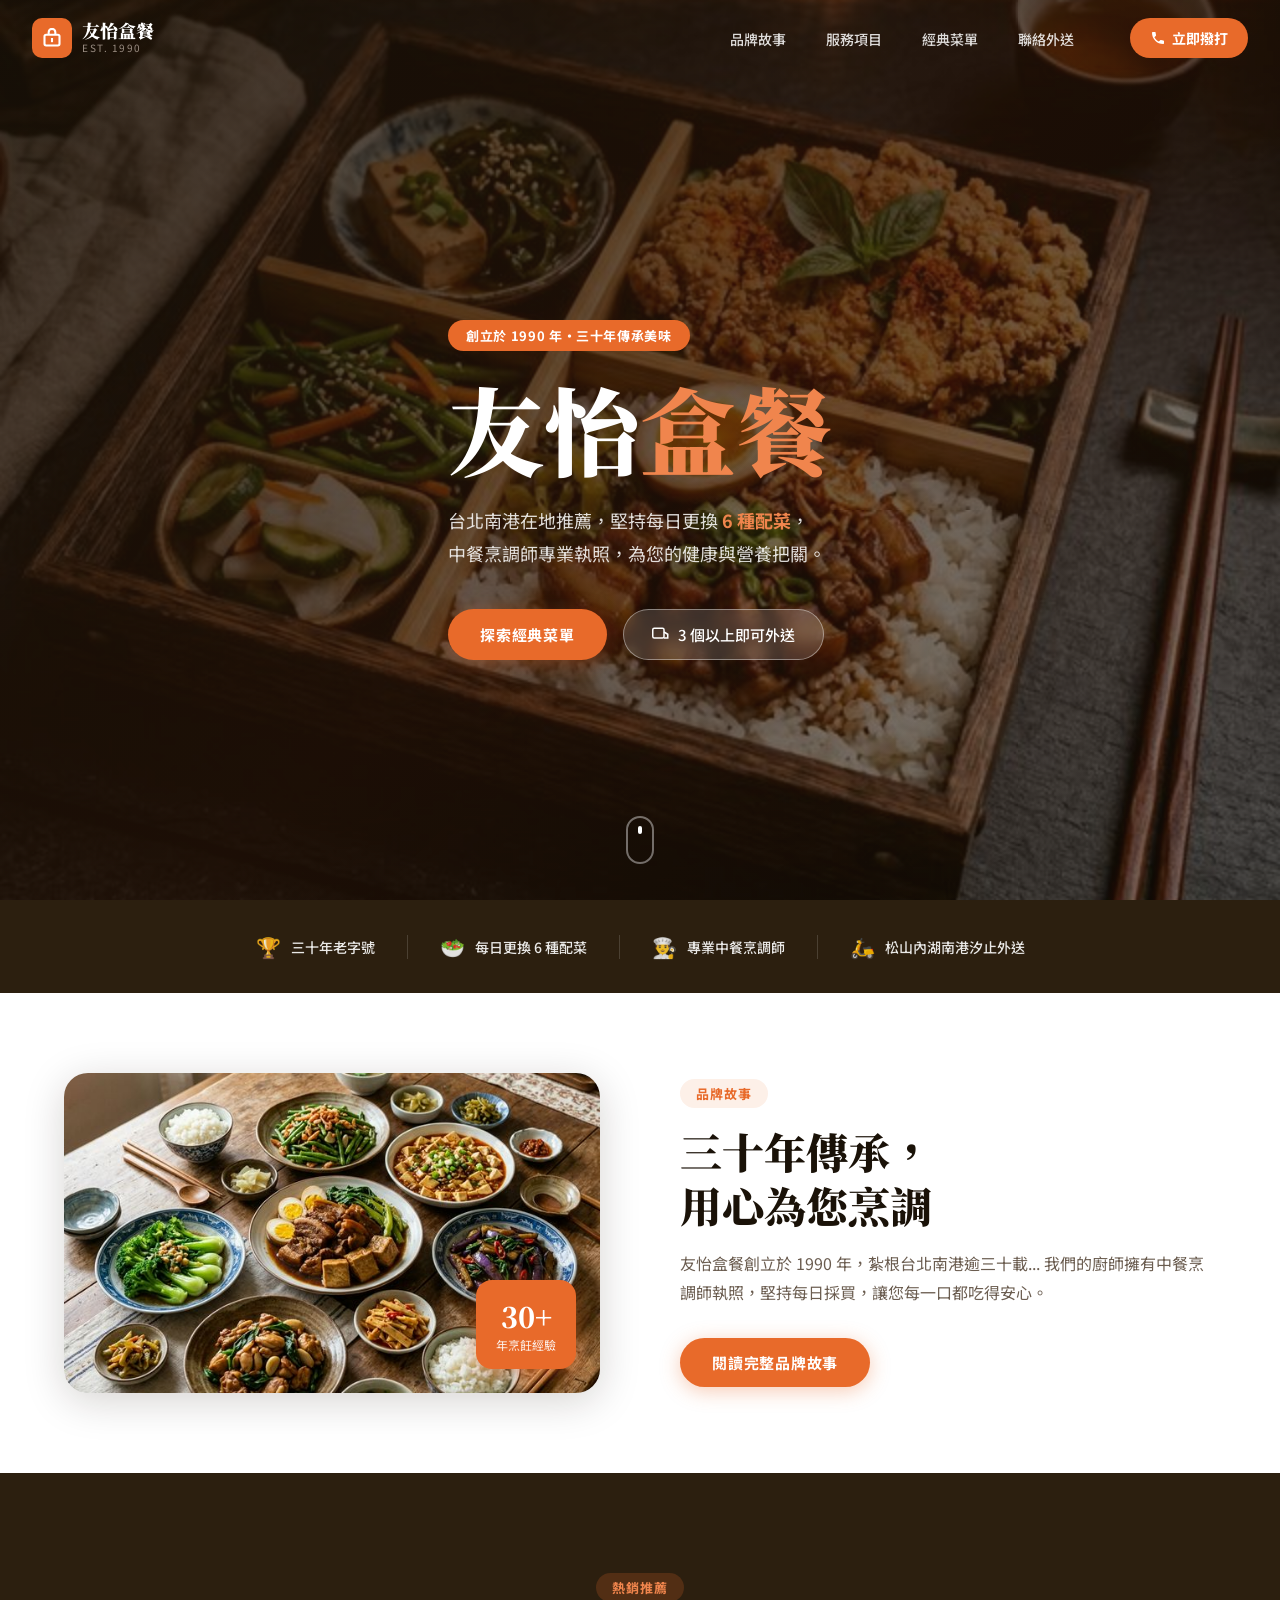
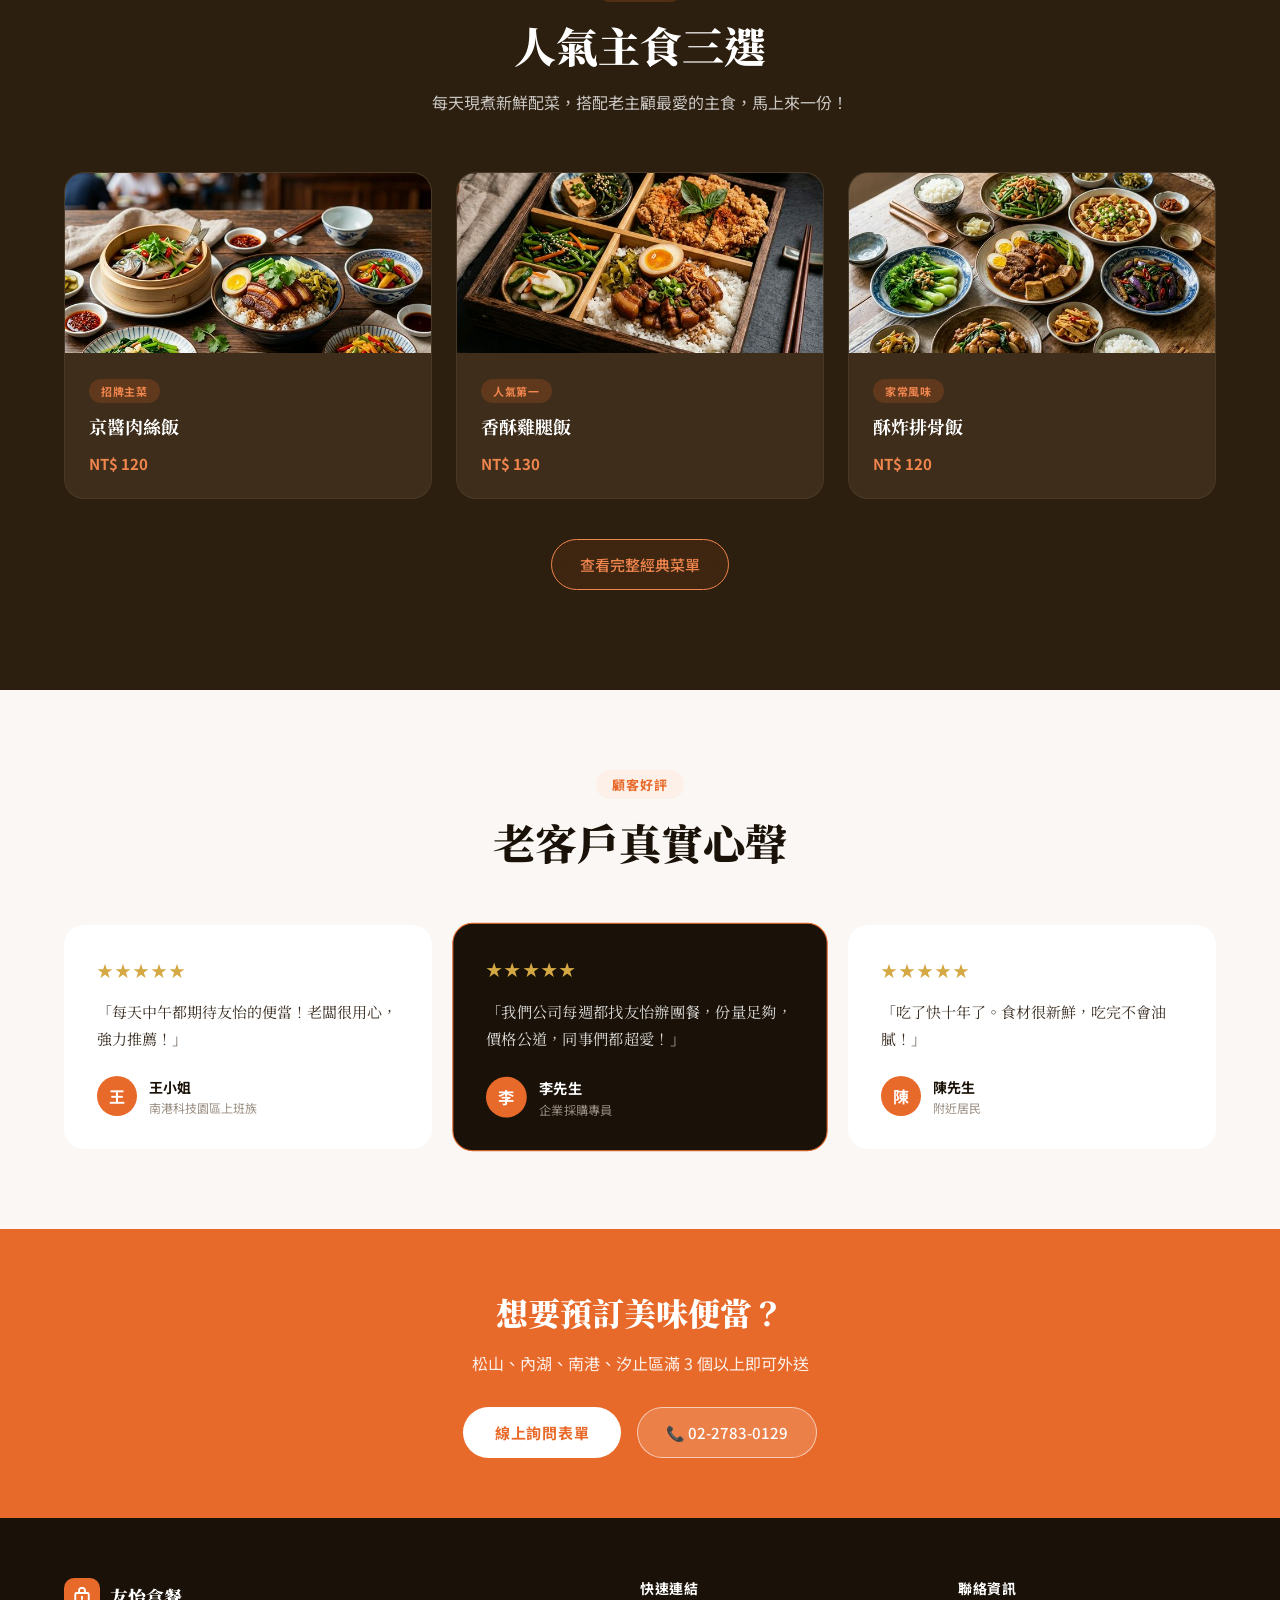
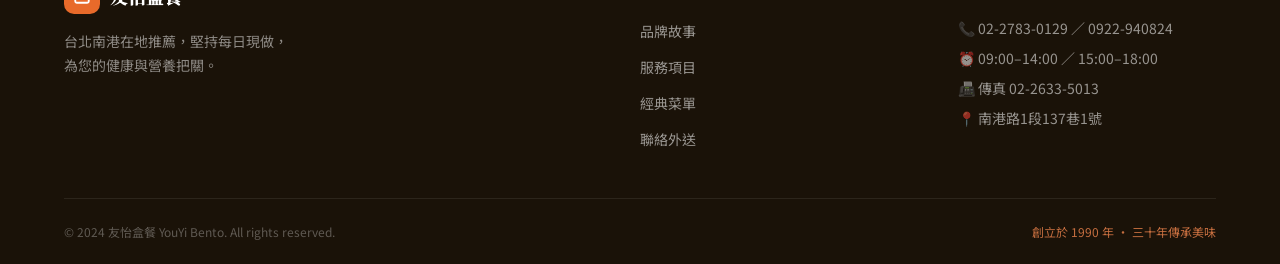
<file: index.html>
<!DOCTYPE html>
<html lang="zh-TW">
<head>
  <meta charset="UTF-8" />
  <meta name="viewport" content="width=device-width, initial-scale=1.0" />
  <title>友怡盒餐｜台北南港在地便當・EST. 1990</title>
  <meta name="description" content="友怡盒餐創立於1990年，台北南港在地推薦，堅持每日現做，中餐烹調師把關。" />
  <link rel="preconnect" href="https://fonts.googleapis.com">
  <link rel="preconnect" href="https://fonts.gstatic.com" crossorigin>
  <link href="https://fonts.googleapis.com/css2?family=Noto+Serif+TC:wght@400;500;600;700;900&family=Noto+Sans+TC:wght@300;400;500;700&display=swap" rel="stylesheet">
  <link rel="stylesheet" href="style.css" />
</head>
<body>

  <!-- ===== NAVBAR ===== -->
  <nav class="navbar" id="navbar">
    <div class="nav-container">
      <a href="index.html" class="nav-brand">
        <div class="brand-icon">
          <svg width="20" height="20" viewBox="0 0 24 24" fill="none" stroke="currentColor" stroke-width="2.5">
            <rect x="3" y="8" width="18" height="13" rx="2"/>
            <path d="M8 8V5a4 4 0 018 0v3"/>
            <line x1="12" y1="12" x2="12" y2="17"/>
          </svg>
        </div>
        <div class="brand-text">
          <span class="brand-name">友怡盒餐</span>
          <span class="brand-est">EST. 1990</span>
        </div>
      </a>
      <ul class="nav-links" id="navLinks">
        <li><a href="about.html" class="nav-link">品牌故事</a></li>
        <li><a href="services.html" class="nav-link">服務項目</a></li>
        <li><a href="menu.html" class="nav-link">經典菜單</a></li>
        <li><a href="contact.html" class="nav-link">聯絡外送</a></li>
      </ul>
      <a href="tel:+886227830129" class="btn-call" id="btnCall">
        <svg width="16" height="16" viewBox="0 0 24 24" fill="currentColor">
          <path d="M6.6 10.8c1.4 2.8 3.8 5.1 6.6 6.6l2.2-2.2c.3-.3.7-.4 1-.2 1.1.4 2.3.6 3.6.6.6 0 1 .4 1 1V20c0 .6-.4 1-1 1-9.4 0-17-7.6-17-17 0-.6.4-1 1-1h3.5c.6 0 1 .4 1 1 0 1.3.2 2.5.6 3.6.1.3 0 .7-.2 1L6.6 10.8z"/>
        </svg>
        立即撥打
      </a>
      <button class="hamburger" id="hamburger" aria-label="選單">
        <span></span><span></span><span></span>
      </button>
    </div>
  </nav>

  <!-- ===== HERO ===== -->
  <section class="hero" id="hero">
    <div class="hero-bg">
      <img src="images/hero.png" alt="友怡盒餐精緻便當" class="hero-img" id="heroBg" />
      <div class="hero-overlay"></div>
    </div>
    <div class="hero-content">
      <div class="hero-badge reveal">
        <span>創立於 1990 年・三十年傳承美味</span>
      </div>
      <h1 class="hero-title reveal">
        <span class="title-white">友怡</span><span class="title-orange">盒餐</span>
      </h1>
      <p class="hero-desc reveal">
        台北南港在地推薦，堅持每日更換 <strong>6 種配菜</strong>，<br>
        中餐烹調師專業執照，為您的健康與營養把關。
      </p>
      <div class="hero-actions reveal">
        <a href="menu.html" class="btn-primary">探索經典菜單</a>
        <a href="contact.html" class="btn-secondary">
          <svg width="18" height="18" viewBox="0 0 24 24" fill="none" stroke="currentColor" stroke-width="2">
            <rect x="1" y="3" width="15" height="13" rx="2"/>
            <path d="M16 8l5 3v5h-5"/>
          </svg>
          3 個以上即可外送
        </a>
      </div>
    </div>
    <div class="hero-scroll">
      <div class="scroll-indicator">
        <span></span>
      </div>
    </div>
  </section>

  <!-- ===== FEATURES STRIP ===== -->
  <section class="features-strip">
    <div class="strip-container">
      <div class="strip-item">
        <div class="strip-icon">🏆</div>
        <span>三十年老字號</span>
      </div>
      <div class="strip-divider"></div>
      <div class="strip-item">
        <div class="strip-icon">🥗</div>
        <span>每日更換 6 種配菜</span>
      </div>
      <div class="strip-divider"></div>
      <div class="strip-item">
        <div class="strip-icon">👨‍🍳</div>
        <span>專業中餐烹調師</span>
      </div>
      <div class="strip-divider"></div>
      <div class="strip-item">
        <div class="strip-icon">🛵</div>
        <span>松山內湖南港汐止外送</span>
      </div>
    </div>
  </section>

  <!-- ===== BRAND STORY TEASER ===== -->
  <section class="about" style="padding: 80px 0;">
    <div class="section-container">
      <div class="about-grid">
        <div class="about-visual fade-up">
          <div class="about-img-wrap" style="height: 320px;">
            <img src="images/home.png" alt="友怡盒餐用心料理" />
            <div class="about-badge-float">
              <div class="badge-num">30+</div>
              <div class="badge-txt">年烹飪經驗</div>
            </div>
          </div>
        </div>
        <div class="about-content fade-up" style="transition-delay: 0.2s;">
          <div class="section-tag">品牌故事</div>
          <h2 class="section-title">三十年傳承，<br>用心為您烹調</h2>
          <p class="about-text" style="font-size: 16px;">
            友怡盒餐創立於 1990 年，紮根台北南港逾三十載... 我們的廚師擁有中餐烹調師執照，堅持每日採買，讓您每一口都吃得安心。
          </p>
          <a href="about.html" class="btn-primary" style="margin-top: 16px;">閱讀完整品牌故事</a>
        </div>
      </div>
    </div>
  </section>

  <!-- ===== MENU TEASER ===== -->
  <section class="menu" style="background: var(--dark-2);">
    <div class="section-container">
      <div class="section-header light">
        <div class="section-tag light">熱銷推薦</div>
        <h2 class="section-title light">人氣主食三選</h2>
        <p class="section-sub light">每天現煮新鮮配菜，搭配老主顧最愛的主食，馬上來一份！</p>
      </div>
      <div class="menu-grid">
        <div class="menu-card fade-up">
          <div class="menu-img-wrap" style="height: 180px;">
            <img src="images/menu.png" alt="精選主菜" />
          </div>
          <div class="menu-info">
            <div class="menu-tag">招牌主菜</div>
            <h3>京醬肉絲飯</h3>
            <div class="menu-price">NT$ 120</div>
          </div>
        </div>
        <div class="menu-card fade-up" style="transition-delay: 0.1s;">
          <div class="menu-img-wrap" style="height: 180px;">
            <img src="images/hero.png" alt="精緻盒餐" />
          </div>
          <div class="menu-info">
            <div class="menu-tag">人氣第一</div>
            <h3>香酥雞腿飯</h3>
            <div class="menu-price">NT$ 130</div>
          </div>
        </div>
        <div class="menu-card fade-up" style="transition-delay: 0.2s;">
          <div class="menu-img-wrap" style="height: 180px;">
            <img src="images/home.png" alt="家常菜色" />
          </div>
          <div class="menu-info">
            <div class="menu-tag">家常風味</div>
            <h3>酥炸排骨飯</h3>
            <div class="menu-price">NT$ 120</div>
          </div>
        </div>
      </div>
      <div style="text-align: center; margin-top: 40px;">
        <a href="menu.html" class="btn-secondary" style="border-color: var(--orange-light); background: rgba(232,106,42,0.1); color: var(--orange-light);">查看完整經典菜單</a>
      </div>
    </div>
  </section>

  <!-- ===== TESTIMONIALS ===== -->
  <section class="testimonials" style="padding: 80px 0;">
    <div class="section-container">
      <div class="section-header">
        <div class="section-tag">顧客好評</div>
        <h2 class="section-title">老客戶真實心聲</h2>
      </div>
      <div class="reviews-grid">
        <div class="review-card fade-up">
          <div class="review-stars">★★★★★</div>
          <p class="review-text">「每天中午都期待友怡的便當！老闆很用心，強力推薦！」</p>
          <div class="reviewer">
            <div class="reviewer-avatar">王</div>
            <div class="reviewer-info">
              <strong>王小姐</strong><span>南港科技園區上班族</span>
            </div>
          </div>
        </div>
        <div class="review-card featured-review fade-up" style="transition-delay: 0.1s;">
          <div class="review-stars">★★★★★</div>
          <p class="review-text">「我們公司每週都找友怡辦團餐，份量足夠，價格公道，同事們都超愛！」</p>
          <div class="reviewer">
            <div class="reviewer-avatar">李</div>
            <div class="reviewer-info">
              <strong>李先生</strong><span>企業採購專員</span>
            </div>
          </div>
        </div>
        <div class="review-card fade-up" style="transition-delay: 0.2s;">
          <div class="review-stars">★★★★★</div>
          <p class="review-text">「吃了快十年了。食材很新鮮，吃完不會油膩！」</p>
          <div class="reviewer">
            <div class="reviewer-avatar">陳</div>
            <div class="reviewer-info">
              <strong>陳先生</strong><span>附近居民</span>
            </div>
          </div>
        </div>
      </div>
    </div>
  </section>

  <!-- ===== ACTION AREA ===== -->
  <section style="background: var(--orange); padding: 60px 0; text-align: center; color: var(--white);">
    <div class="section-container">
      <h2 style="font-family: 'Noto Serif TC', serif; font-size: 32px; font-weight: 900; margin-bottom: 16px;">想要預訂美味便當？</h2>
      <p style="margin-bottom: 32px; font-size: 16px; opacity: 0.9;">松山、內湖、南港、汐止區滿 3 個以上即可外送</p>
      <div style="display: flex; gap: 16px; justify-content: center; flex-wrap: wrap;">
        <a href="contact.html" class="btn-primary" style="background: var(--white); color: var(--orange); box-shadow: none;">線上詢問表單</a>
        <a href="tel:+886227830129" class="btn-secondary" style="border-color: rgba(255,255,255,0.6);">📞 02-2783-0129</a>
      </div>
    </div>
  </section>

  <!-- ===== FOOTER ===== -->
  <footer class="footer" style="padding-top: 60px;">
    <div class="footer-container">
      <div class="footer-top">
        <div class="footer-brand">
          <div class="footer-logo">
            <div class="brand-icon">
              <svg width="18" height="18" viewBox="0 0 24 24" fill="none" stroke="currentColor" stroke-width="2.5">
                <rect x="3" y="8" width="18" height="13" rx="2"/>
                <path d="M8 8V5a4 4 0 018 0v3"/>
                <line x1="12" y1="12" x2="12" y2="17"/>
              </svg>
            </div>
            <span>友怡盒餐</span>
          </div>
          <p>台北南港在地推薦，堅持每日現做，<br>為您的健康與營養把關。</p>
        </div>
        <div class="footer-links">
          <h4>快速連結</h4>
          <ul>
            <li><a href="about.html">品牌故事</a></li>
            <li><a href="services.html">服務項目</a></li>
            <li><a href="menu.html">經典菜單</a></li>
            <li><a href="contact.html">聯絡外送</a></li>
          </ul>
        </div>
        <div class="footer-contact-info">
          <h4>聯絡資訊</h4>
          <p>📞 02-2783-0129 ／ 0922-940824</p>
          <p>⏰ 09:00–14:00 ／ 15:00–18:00</p>
          <p>📠 傳真 02-2633-5013</p>
          <p>📍 南港路1段137巷1號</p>
        </div>
      </div>
      <div class="footer-bottom">
        <p>© 2024 友怡盒餐 YouYi Bento. All rights reserved.</p>
        <p class="footer-est">創立於 1990 年 · 三十年傳承美味</p>
      </div>
    </div>
  </footer>

  <div class="fixed-cta" id="fixedCta">
    <a href="tel:+886227830129" class="fixed-btn">
      <svg width="22" height="22" viewBox="0 0 24 24" fill="currentColor">
        <path d="M6.6 10.8c1.4 2.8 3.8 5.1 6.6 6.6l2.2-2.2c.3-.3.7-.4 1-.2 1.1.4 2.3.6 3.6.6.6 0 1 .4 1 1V20c0 .6-.4 1-1 1-9.4 0-17-7.6-17-17 0-.6.4-1 1-1h3.5c.6 0 1 .4 1 1 0 1.3.2 2.5.6 3.6.1.3 0 .7-.2 1L6.6 10.8z"/>
      </svg>
    </a>
    <div class="fixed-label">立即訂餐</div>
  </div>

  <script src="script.js"></script>
</body>
</html>
</file>
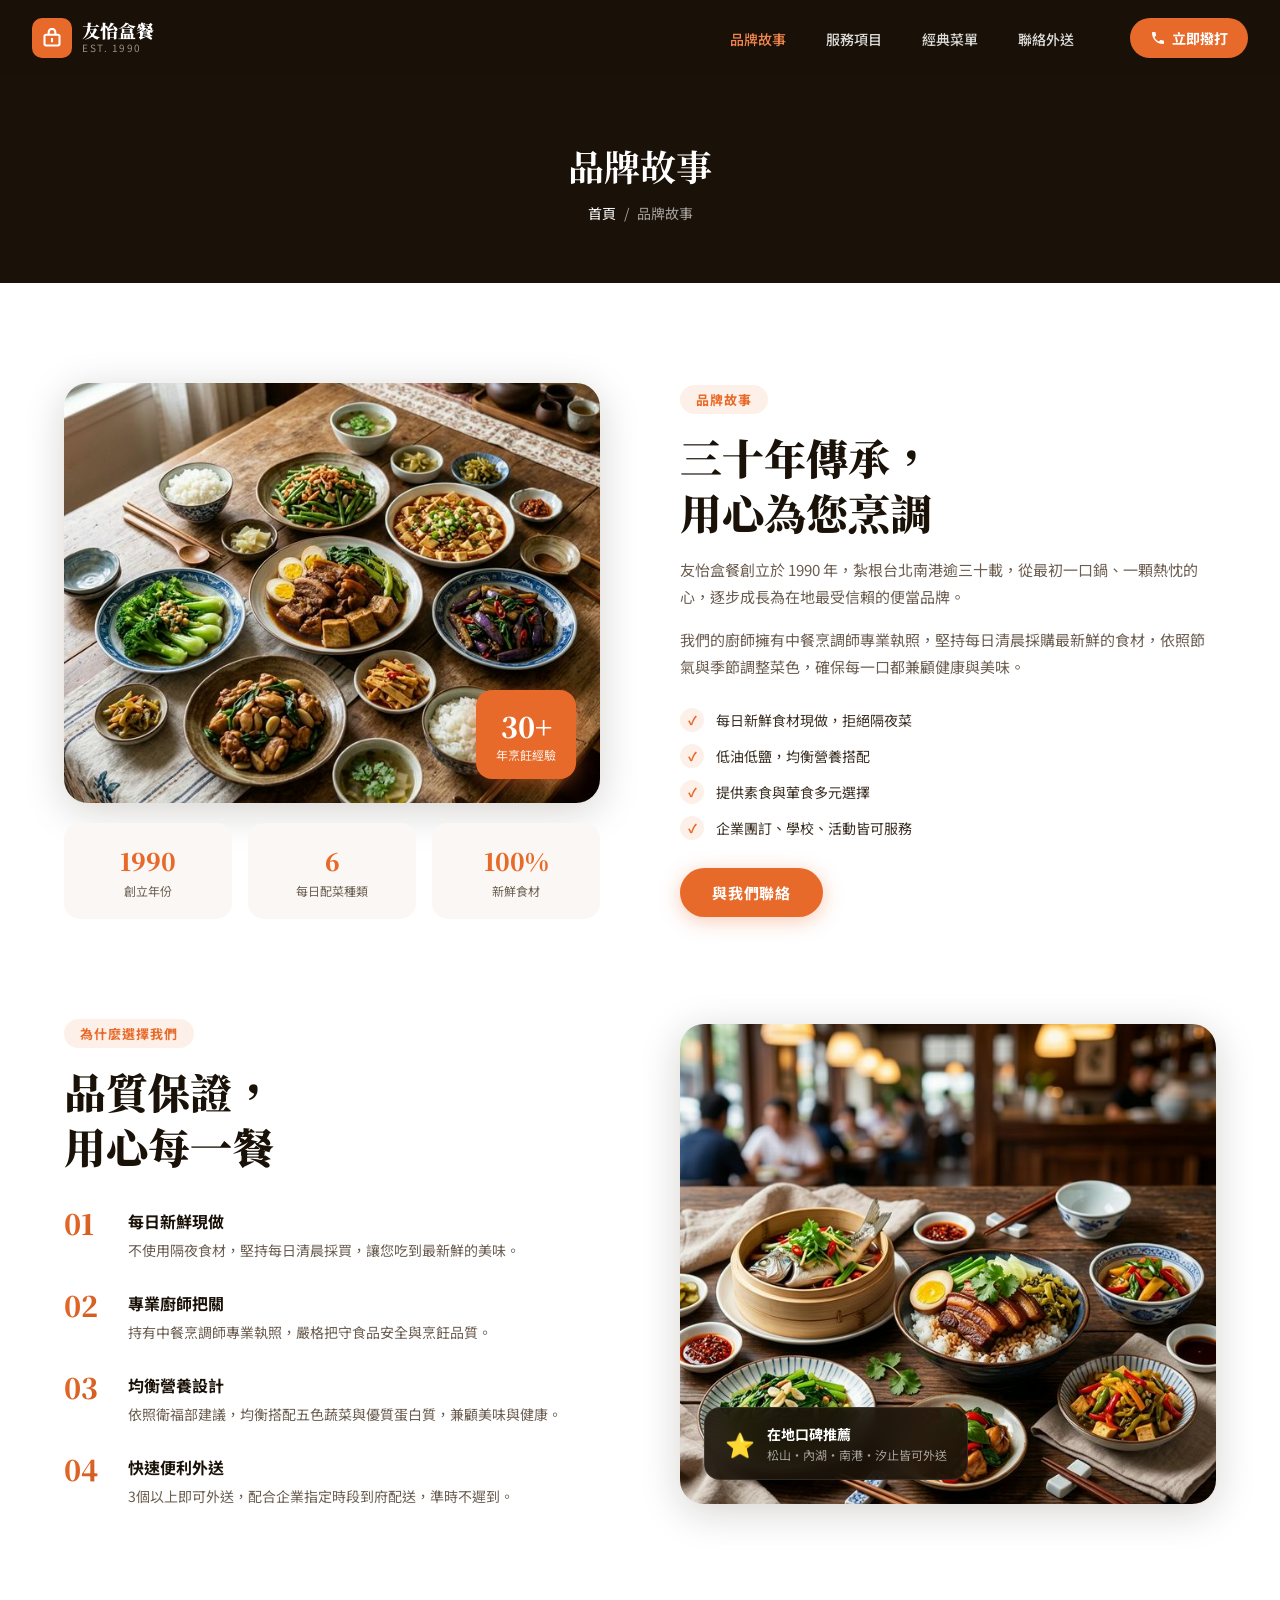
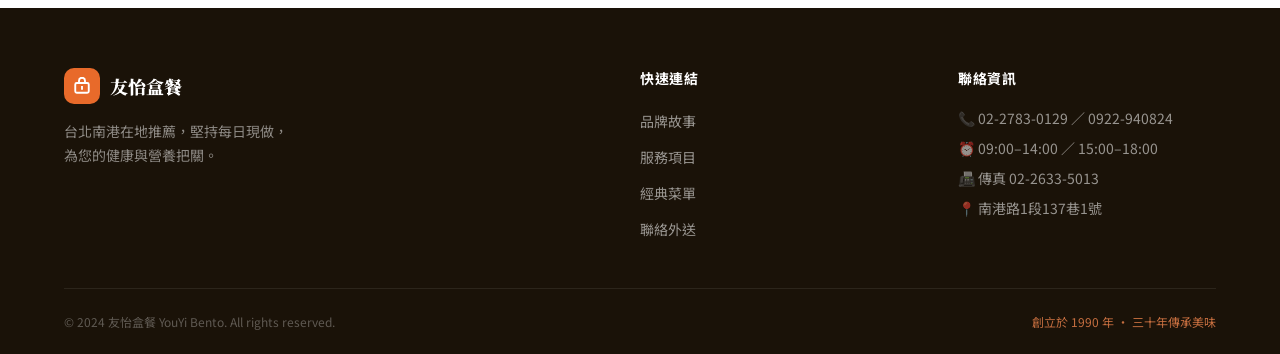
<file: about.html>
<!DOCTYPE html>
<html lang="zh-TW">
<head>
  <meta charset="UTF-8" />
  <meta name="viewport" content="width=device-width, initial-scale=1.0" />
  <title>品牌故事 - 友怡盒餐｜台北南港在地便當・EST. 1990</title>
  <meta name="description" content="友怡盒餐創立於1990年，台北南港在地推薦，堅持每日現做。" />
  <link rel="preconnect" href="https://fonts.googleapis.com">
  <link rel="preconnect" href="https://fonts.gstatic.com" crossorigin>
  <link href="https://fonts.googleapis.com/css2?family=Noto+Serif+TC:wght@400;500;600;700;900&family=Noto+Sans+TC:wght@300;400;500;700&display=swap" rel="stylesheet">
  <link rel="stylesheet" href="style.css" />
</head>
<body>

  <!-- ===== NAVBAR ===== -->
  <nav class="navbar" id="navbar" style="background: rgba(26,18,8,0.95);">
    <div class="nav-container">
      <a href="index.html" class="nav-brand">
        <div class="brand-icon">
          <svg width="20" height="20" viewBox="0 0 24 24" fill="none" stroke="currentColor" stroke-width="2.5">
            <rect x="3" y="8" width="18" height="13" rx="2"/>
            <path d="M8 8V5a4 4 0 018 0v3"/>
            <line x1="12" y1="12" x2="12" y2="17"/>
          </svg>
        </div>
        <div class="brand-text">
          <span class="brand-name">友怡盒餐</span>
          <span class="brand-est">EST. 1990</span>
        </div>
      </a>
      <ul class="nav-links" id="navLinks">
        <li><a href="about.html" class="nav-link" style="color:var(--orange-light);">品牌故事</a></li>
        <li><a href="services.html" class="nav-link">服務項目</a></li>
        <li><a href="menu.html" class="nav-link">經典菜單</a></li>
        <li><a href="contact.html" class="nav-link">聯絡外送</a></li>
      </ul>
      <a href="tel:+886227830129" class="btn-call" id="btnCall">
        <svg width="16" height="16" viewBox="0 0 24 24" fill="currentColor">
          <path d="M6.6 10.8c1.4 2.8 3.8 5.1 6.6 6.6l2.2-2.2c.3-.3.7-.4 1-.2 1.1.4 2.3.6 3.6.6.6 0 1 .4 1 1V20c0 .6-.4 1-1 1-9.4 0-17-7.6-17-17 0-.6.4-1 1-1h3.5c.6 0 1 .4 1 1 0 1.3.2 2.5.6 3.6.1.3 0 .7-.2 1L6.6 10.8z"/>
        </svg>
        立即撥打
      </a>
      <button class="hamburger" id="hamburger" aria-label="選單">
        <span></span><span></span><span></span>
      </button>
    </div>
  </nav>

  <!-- INNER HERO -->
  <section class="inner-hero">
    <h1 class="inner-title">品牌故事</h1>
    <div class="breadcrumb">
      <a href="index.html">首頁</a><span>/</span>品牌故事
    </div>
  </section>

  <!-- ===== BRAND STORY ===== -->
  <section class="about" id="about">
    <div class="section-container">
      <div class="about-grid">
        <div class="about-visual">
          <div class="about-img-wrap">
            <img src="images/home.png" alt="友怡盒餐用心料理" />
            <div class="about-badge-float">
              <div class="badge-num">30+</div>
              <div class="badge-txt">年烹飪經驗</div>
            </div>
          </div>
          <div class="about-stats">
            <div class="stat-card">
              <div class="stat-num">1990</div>
              <div class="stat-label">創立年份</div>
            </div>
            <div class="stat-card">
              <div class="stat-num">6</div>
              <div class="stat-label">每日配菜種類</div>
            </div>
            <div class="stat-card">
              <div class="stat-num">100%</div>
              <div class="stat-label">新鮮食材</div>
            </div>
          </div>
        </div>
        <div class="about-content">
          <div class="section-tag">品牌故事</div>
          <h2 class="section-title">三十年傳承，<br>用心為您烹調</h2>
          <p class="about-text">
            友怡盒餐創立於 1990 年，紮根台北南港逾三十載，從最初一口鍋、一顆熱忱的心，逐步成長為在地最受信賴的便當品牌。
          </p>
          <p class="about-text">
            我們的廚師擁有中餐烹調師專業執照，堅持每日清晨採購最新鮮的食材，依照節氣與季節調整菜色，確保每一口都兼顧健康與美味。
          </p>
          <div class="about-highlights">
            <div class="highlight-item">
              <div class="hi-icon">✓</div>
              <span>每日新鮮食材現做，拒絕隔夜菜</span>
            </div>
            <div class="highlight-item">
              <div class="hi-icon">✓</div>
              <span>低油低鹽，均衡營養搭配</span>
            </div>
            <div class="highlight-item">
              <div class="hi-icon">✓</div>
              <span>提供素食與葷食多元選擇</span>
            </div>
            <div class="highlight-item">
              <div class="hi-icon">✓</div>
              <span>企業團訂、學校、活動皆可服務</span>
            </div>
          </div>
          <a href="contact.html" class="btn-primary">與我們聯絡</a>
        </div>
      </div>
    </div>
  </section>

  <!-- ===== WHY US ===== -->
  <section class="why-us" style="padding-top: 0;">
    <div class="section-container">
      <div class="why-grid">
        <div class="why-content">
          <div class="section-tag">為什麼選擇我們</div>
          <h2 class="section-title">品質保證，<br>用心每一餐</h2>
          <div class="why-list">
            <div class="why-item">
              <div class="why-num">01</div>
              <div class="why-text">
                <h4>每日新鮮現做</h4>
                <p>不使用隔夜食材，堅持每日清晨採買，讓您吃到最新鮮的美味。</p>
              </div>
            </div>
            <div class="why-item">
              <div class="why-num">02</div>
              <div class="why-text">
                <h4>專業廚師把關</h4>
                <p>持有中餐烹調師專業執照，嚴格把守食品安全與烹飪品質。</p>
              </div>
            </div>
            <div class="why-item">
              <div class="why-num">03</div>
              <div class="why-text">
                <h4>均衡營養設計</h4>
                <p>依照衛福部建議，均衡搭配五色蔬菜與優質蛋白質，兼顧美味與健康。</p>
              </div>
            </div>
            <div class="why-item">
              <div class="why-num">04</div>
              <div class="why-text">
                <h4>快速便利外送</h4>
                <p>3個以上即可外送，配合企業指定時段到府配送，準時不遲到。</p>
              </div>
            </div>
          </div>
        </div>
        <div class="why-visual">
          <div class="why-img-wrap">
            <img src="images/menu.png" alt="精緻料理" />
            <div class="why-overlay-card">
              <div class="oc-icon">⭐</div>
              <div class="oc-text">
                <strong>在地口碑推薦</strong>
                <span>松山・內湖・南港・汐止皆可外送</span>
              </div>
            </div>
          </div>
        </div>
      </div>
    </div>
  </section>

  <!-- ===== FOOTER ===== -->
  <footer class="footer">
    <div class="footer-container">
      <div class="footer-top">
        <div class="footer-brand">
          <div class="footer-logo">
            <div class="brand-icon">
              <svg width="18" height="18" viewBox="0 0 24 24" fill="none" stroke="currentColor" stroke-width="2.5">
                <rect x="3" y="8" width="18" height="13" rx="2"/>
                <path d="M8 8V5a4 4 0 018 0v3"/>
                <line x1="12" y1="12" x2="12" y2="17"/>
              </svg>
            </div>
            <span>友怡盒餐</span>
          </div>
          <p>台北南港在地推薦，堅持每日現做，<br>為您的健康與營養把關。</p>
        </div>
        <div class="footer-links">
          <h4>快速連結</h4>
          <ul>
            <li><a href="about.html">品牌故事</a></li>
            <li><a href="services.html">服務項目</a></li>
            <li><a href="menu.html">經典菜單</a></li>
            <li><a href="contact.html">聯絡外送</a></li>
          </ul>
        </div>
        <div class="footer-contact-info">
          <h4>聯絡資訊</h4>
          <p>📞 02-2783-0129 ／ 0922-940824</p>
          <p>⏰ 09:00–14:00 ／ 15:00–18:00</p>
          <p>📠 傳真 02-2633-5013</p>
          <p>📍 南港路1段137巷1號</p>
        </div>
      </div>
      <div class="footer-bottom">
        <p>© 2024 友怡盒餐 YouYi Bento. All rights reserved.</p>
        <p class="footer-est">創立於 1990 年 · 三十年傳承美味</p>
      </div>
    </div>
  </footer>

  <div class="fixed-cta" id="fixedCta">
    <a href="tel:+886227830129" class="fixed-btn">
      <svg width="22" height="22" viewBox="0 0 24 24" fill="currentColor">
        <path d="M6.6 10.8c1.4 2.8 3.8 5.1 6.6 6.6l2.2-2.2c.3-.3.7-.4 1-.2 1.1.4 2.3.6 3.6.6.6 0 1 .4 1 1V20c0 .6-.4 1-1 1-9.4 0-17-7.6-17-17 0-.6.4-1 1-1h3.5c.6 0 1 .4 1 1 0 1.3.2 2.5.6 3.6.1.3 0 .7-.2 1L6.6 10.8z"/>
      </svg>
    </a>
    <div class="fixed-label">立即訂餐</div>
  </div>

  <script src="script.js"></script>
</body>
</html>
</file>
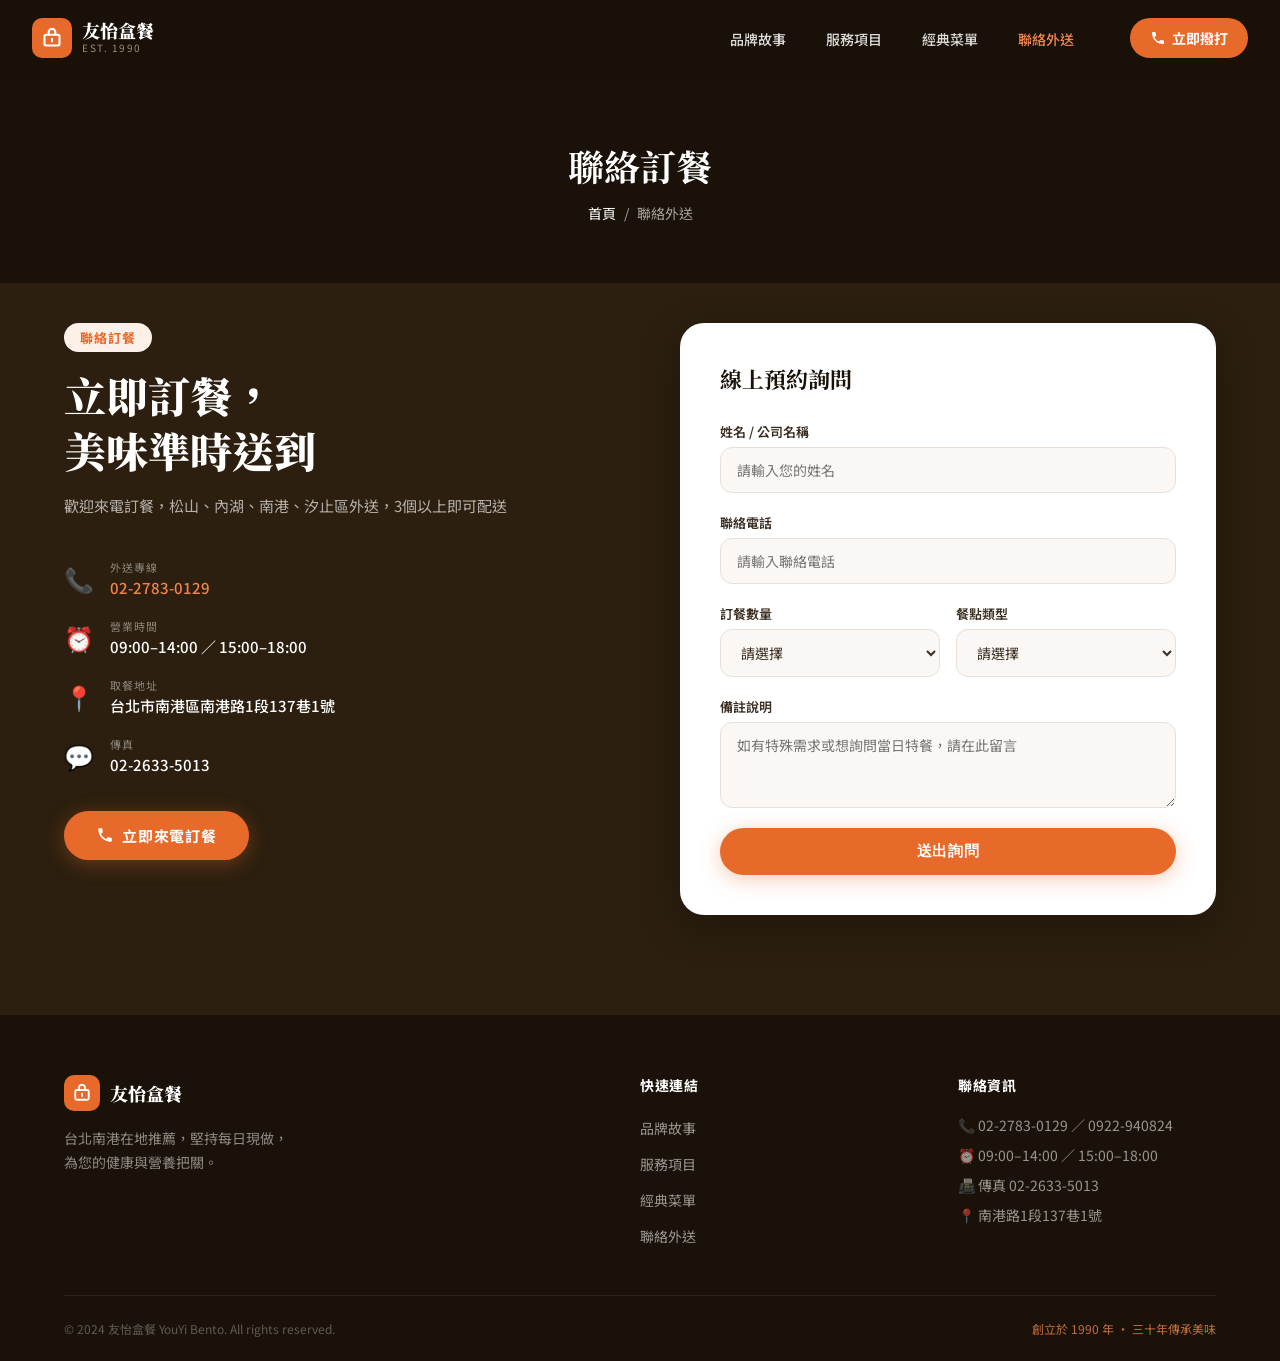
<file: contact.html>
<!DOCTYPE html>
<html lang="zh-TW">
<head>
  <meta charset="UTF-8" />
  <meta name="viewport" content="width=device-width, initial-scale=1.0" />
  <title>聯絡外送 - 友怡盒餐｜台北南港在地便當・EST. 1990</title>
  <meta name="description" content="歡迎來電訂餐，松山、內湖、南港、汐止區外送，3個以上即可配送。" />
  <link rel="preconnect" href="https://fonts.googleapis.com">
  <link rel="preconnect" href="https://fonts.gstatic.com" crossorigin>
  <link href="https://fonts.googleapis.com/css2?family=Noto+Serif+TC:wght@400;500;600;700;900&family=Noto+Sans+TC:wght@300;400;500;700&display=swap" rel="stylesheet">
  <link rel="stylesheet" href="style.css" />
</head>
<body style="background: var(--dark-2);">

  <!-- ===== NAVBAR ===== -->
  <nav class="navbar" id="navbar" style="background: rgba(26,18,8,0.95);">
    <div class="nav-container">
      <a href="index.html" class="nav-brand">
        <div class="brand-icon">
          <svg width="20" height="20" viewBox="0 0 24 24" fill="none" stroke="currentColor" stroke-width="2.5">
            <rect x="3" y="8" width="18" height="13" rx="2"/>
            <path d="M8 8V5a4 4 0 018 0v3"/>
            <line x1="12" y1="12" x2="12" y2="17"/>
          </svg>
        </div>
        <div class="brand-text">
          <span class="brand-name">友怡盒餐</span>
          <span class="brand-est">EST. 1990</span>
        </div>
      </a>
      <ul class="nav-links" id="navLinks">
        <li><a href="about.html" class="nav-link">品牌故事</a></li>
        <li><a href="services.html" class="nav-link">服務項目</a></li>
        <li><a href="menu.html" class="nav-link">經典菜單</a></li>
        <li><a href="contact.html" class="nav-link" style="color:var(--orange-light);">聯絡外送</a></li>
      </ul>
      <a href="tel:+886227830129" class="btn-call" id="btnCall">
        <svg width="16" height="16" viewBox="0 0 24 24" fill="currentColor">
          <path d="M6.6 10.8c1.4 2.8 3.8 5.1 6.6 6.6l2.2-2.2c.3-.3.7-.4 1-.2 1.1.4 2.3.6 3.6.6.6 0 1 .4 1 1V20c0 .6-.4 1-1 1-9.4 0-17-7.6-17-17 0-.6.4-1 1-1h3.5c.6 0 1 .4 1 1 0 1.3.2 2.5.6 3.6.1.3 0 .7-.2 1L6.6 10.8z"/>
        </svg>
        立即撥打
      </a>
      <button class="hamburger" id="hamburger" aria-label="選單">
        <span></span><span></span><span></span>
      </button>
    </div>
  </nav>

  <!-- INNER HERO -->
  <section class="inner-hero">
    <h1 class="inner-title">聯絡訂餐</h1>
    <div class="breadcrumb">
      <a href="index.html">首頁</a><span>/</span>聯絡外送
    </div>
  </section>

  <!-- ===== CONTACT ===== -->
  <section class="contact" id="contact" style="padding-top: 40px;">
    <div class="section-container">
      <div class="contact-grid">
        <div class="contact-info">
          <div class="section-tag">聯絡訂餐</div>
          <h2 class="section-title light">立即訂餐，<br>美味準時送到</h2>
          <p class="contact-sub">歡迎來電訂餐，松山、內湖、南港、汐止區外送，3個以上即可配送</p>
          <div class="contact-items">
            <div class="contact-item">
              <div class="ci-icon">📞</div>
              <div class="ci-text">
                <span class="ci-label">外送專線</span>
                <a href="tel:+886227830129" class="ci-value">02-2783-0129</a>
              </div>
            </div>
            <div class="contact-item">
              <div class="ci-icon">⏰</div>
              <div class="ci-text">
                <span class="ci-label">營業時間</span>
                <span class="ci-value">09:00–14:00 ／ 15:00–18:00</span>
              </div>
            </div>
            <div class="contact-item">
              <div class="ci-icon">📍</div>
              <div class="ci-text">
                <span class="ci-label">取餐地址</span>
                <span class="ci-value">台北市南港區南港路1段137巷1號</span>
              </div>
            </div>
            <div class="contact-item">
              <div class="ci-icon">💬</div>
              <div class="ci-text">
                <span class="ci-label">傳真</span>
                <span class="ci-value">02-2633-5013</span>
              </div>
            </div>
          </div>
          <div class="contact-cta">
            <a href="tel:+886227830129" class="btn-primary">
              <svg width="18" height="18" viewBox="0 0 24 24" fill="currentColor">
                <path d="M6.6 10.8c1.4 2.8 3.8 5.1 6.6 6.6l2.2-2.2c.3-.3.7-.4 1-.2 1.1.4 2.3.6 3.6.6.6 0 1 .4 1 1V20c0 .6-.4 1-1 1-9.4 0-17-7.6-17-17 0-.6.4-1 1-1h3.5c.6 0 1 .4 1 1 0 1.3.2 2.5.6 3.6.1.3 0 .7-.2 1L6.6 10.8z"/>
              </svg>
              立即來電訂餐
            </a>
          </div>
        </div>
        <div class="contact-form-wrap">
          <div class="contact-form-card">
            <h3>線上預約詢問</h3>
            <form class="contact-form" id="contactForm">
              <div class="form-group">
                <label for="name">姓名 / 公司名稱</label>
                <input type="text" id="name" placeholder="請輸入您的姓名" required />
              </div>
              <div class="form-group">
                <label for="phone">聯絡電話</label>
                <input type="tel" id="phone" placeholder="請輸入聯絡電話" required />
              </div>
              <div class="form-row">
                <div class="form-group">
                  <label for="quantity">訂餐數量</label>
                  <select id="quantity">
                    <option value="">請選擇</option>
                    <option value="1-5">1–5 個</option>
                    <option value="6-20">6–20 個</option>
                    <option value="21-50">21–50 個</option>
                    <option value="50+">50 個以上</option>
                  </select>
                </div>
                <div class="form-group">
                  <label for="type">餐點類型</label>
                  <select id="type">
                    <option value="">請選擇</option>
                    <option value="meat">葷食</option>
                    <option value="veg">素食</option>
                    <option value="mix">葷素混合</option>
                  </select>
                </div>
              </div>
              <div class="form-group">
                <label for="message">備註說明</label>
                <textarea id="message" rows="3" placeholder="如有特殊需求或想詢問當日特餐，請在此留言"></textarea>
              </div>
              <button type="submit" class="btn-primary btn-full" id="submitBtn">送出詢問</button>
            </form>
          </div>
        </div>
      </div>
    </div>
  </section>

  <!-- ===== FOOTER ===== -->
  <footer class="footer">
    <div class="footer-container">
      <div class="footer-top">
        <div class="footer-brand">
          <div class="footer-logo">
            <div class="brand-icon">
              <svg width="18" height="18" viewBox="0 0 24 24" fill="none" stroke="currentColor" stroke-width="2.5">
                <rect x="3" y="8" width="18" height="13" rx="2"/>
                <path d="M8 8V5a4 4 0 018 0v3"/>
                <line x1="12" y1="12" x2="12" y2="17"/>
              </svg>
            </div>
            <span>友怡盒餐</span>
          </div>
          <p>台北南港在地推薦，堅持每日現做，<br>為您的健康與營養把關。</p>
        </div>
        <div class="footer-links">
          <h4>快速連結</h4>
          <ul>
            <li><a href="about.html">品牌故事</a></li>
            <li><a href="services.html">服務項目</a></li>
            <li><a href="menu.html">經典菜單</a></li>
            <li><a href="contact.html">聯絡外送</a></li>
          </ul>
        </div>
        <div class="footer-contact-info">
          <h4>聯絡資訊</h4>
          <p>📞 02-2783-0129 ／ 0922-940824</p>
          <p>⏰ 09:00–14:00 ／ 15:00–18:00</p>
          <p>📠 傳真 02-2633-5013</p>
          <p>📍 南港路1段137巷1號</p>
        </div>
      </div>
      <div class="footer-bottom">
        <p>© 2024 友怡盒餐 YouYi Bento. All rights reserved.</p>
        <p class="footer-est">創立於 1990 年 · 三十年傳承美味</p>
      </div>
    </div>
  </footer>

  <div class="fixed-cta" id="fixedCta">
    <a href="tel:+886227830129" class="fixed-btn">
      <svg width="22" height="22" viewBox="0 0 24 24" fill="currentColor">
        <path d="M6.6 10.8c1.4 2.8 3.8 5.1 6.6 6.6l2.2-2.2c.3-.3.7-.4 1-.2 1.1.4 2.3.6 3.6.6.6 0 1 .4 1 1V20c0 .6-.4 1-1 1-9.4 0-17-7.6-17-17 0-.6.4-1 1-1h3.5c.6 0 1 .4 1 1 0 1.3.2 2.5.6 3.6.1.3 0 .7-.2 1L6.6 10.8z"/>
      </svg>
    </a>
    <div class="fixed-label">立即訂餐</div>
  </div>

  <script src="script.js"></script>
</body>
</html>
</file>
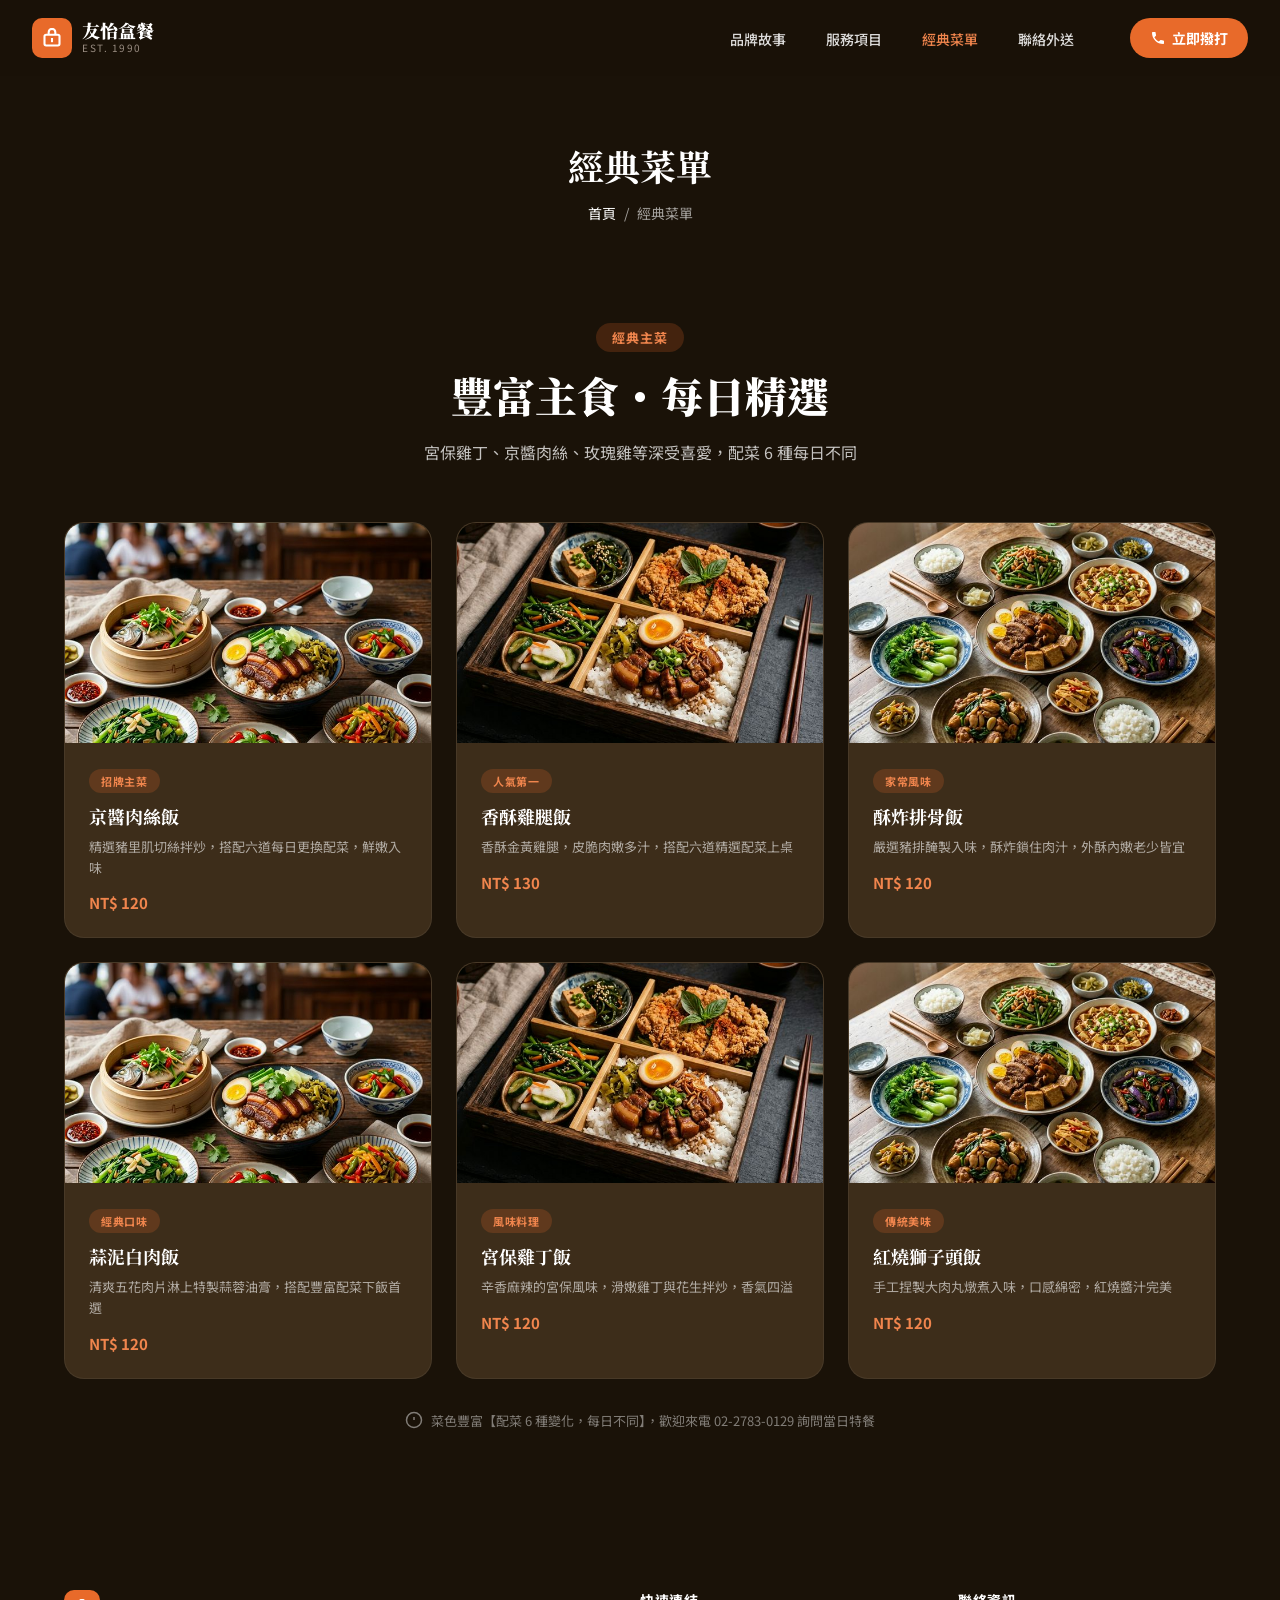
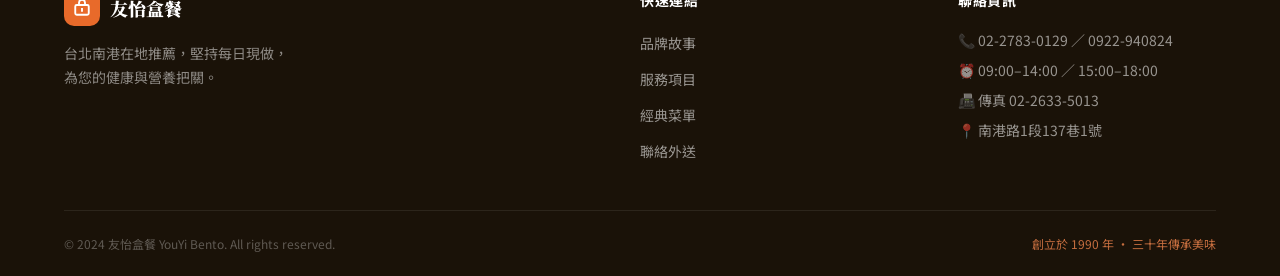
<file: menu.html>
<!DOCTYPE html>
<html lang="zh-TW">
<head>
  <meta charset="UTF-8" />
  <meta name="viewport" content="width=device-width, initial-scale=1.0" />
  <title>經典菜單 - 友怡盒餐｜台北南港在地便當・EST. 1990</title>
  <meta name="description" content="友怡盒餐經典菜單，每日六款精心配菜，主食搭配豐富主食，讓您午餐不踩雷。" />
  <link rel="preconnect" href="https://fonts.googleapis.com">
  <link rel="preconnect" href="https://fonts.gstatic.com" crossorigin>
  <link href="https://fonts.googleapis.com/css2?family=Noto+Serif+TC:wght@400;500;600;700;900&family=Noto+Sans+TC:wght@300;400;500;700&display=swap" rel="stylesheet">
  <link rel="stylesheet" href="style.css" />
</head>
<body style="background: var(--dark);">

  <!-- ===== NAVBAR ===== -->
  <nav class="navbar" id="navbar" style="background: rgba(26,18,8,0.95);">
    <div class="nav-container">
      <a href="index.html" class="nav-brand">
        <div class="brand-icon">
          <svg width="20" height="20" viewBox="0 0 24 24" fill="none" stroke="currentColor" stroke-width="2.5">
            <rect x="3" y="8" width="18" height="13" rx="2"/>
            <path d="M8 8V5a4 4 0 018 0v3"/>
            <line x1="12" y1="12" x2="12" y2="17"/>
          </svg>
        </div>
        <div class="brand-text">
          <span class="brand-name">友怡盒餐</span>
          <span class="brand-est">EST. 1990</span>
        </div>
      </a>
      <ul class="nav-links" id="navLinks">
        <li><a href="about.html" class="nav-link">品牌故事</a></li>
        <li><a href="services.html" class="nav-link">服務項目</a></li>
        <li><a href="menu.html" class="nav-link" style="color:var(--orange-light);">經典菜單</a></li>
        <li><a href="contact.html" class="nav-link">聯絡外送</a></li>
      </ul>
      <a href="tel:+886227830129" class="btn-call" id="btnCall">
        <svg width="16" height="16" viewBox="0 0 24 24" fill="currentColor">
          <path d="M6.6 10.8c1.4 2.8 3.8 5.1 6.6 6.6l2.2-2.2c.3-.3.7-.4 1-.2 1.1.4 2.3.6 3.6.6.6 0 1 .4 1 1V20c0 .6-.4 1-1 1-9.4 0-17-7.6-17-17 0-.6.4-1 1-1h3.5c.6 0 1 .4 1 1 0 1.3.2 2.5.6 3.6.1.3 0 .7-.2 1L6.6 10.8z"/>
        </svg>
        立即撥打
      </a>
      <button class="hamburger" id="hamburger" aria-label="選單">
        <span></span><span></span><span></span>
      </button>
    </div>
  </nav>

  <!-- INNER HERO -->
  <section class="inner-hero">
    <h1 class="inner-title">經典菜單</h1>
    <div class="breadcrumb">
      <a href="index.html">首頁</a><span>/</span>經典菜單
    </div>
  </section>

  <!-- ===== MENU ===== -->
  <section class="menu" id="menu" style="padding-top: 40px;">
    <div class="section-container">
      <div class="section-header light">
        <div class="section-tag light">經典主菜</div>
        <h2 class="section-title light">豐富主食・每日精選</h2>
        <p class="section-sub light">宮保雞丁、京醬肉絲、玫瑰雞等深受喜愛，配菜 6 種每日不同</p>
      </div>
      <div class="menu-grid">
        <div class="menu-card">
          <div class="menu-img-wrap">
            <img src="images/menu.png" alt="精選主菜" />
          </div>
          <div class="menu-info">
            <div class="menu-tag">招牌主菜</div>
            <h3>京醬肉絲飯</h3>
            <p>精選豬里肌切絲拌炒，搭配六道每日更換配菜，鮮嫩入味</p>
            <div class="menu-price">NT$ 120</div>
          </div>
        </div>
        <div class="menu-card">
          <div class="menu-img-wrap">
            <img src="images/hero.png" alt="精緻盒餐" />
          </div>
          <div class="menu-info">
            <div class="menu-tag">人氣第一</div>
            <h3>香酥雞腿飯</h3>
            <p>香酥金黃雞腿，皮脆肉嫩多汁，搭配六道精選配菜上桌</p>
            <div class="menu-price">NT$ 130</div>
          </div>
        </div>
        <div class="menu-card">
          <div class="menu-img-wrap">
            <img src="images/home.png" alt="家常菜色" />
          </div>
          <div class="menu-info">
            <div class="menu-tag">家常風味</div>
            <h3>酥炸排骨飯</h3>
            <p>嚴選豬排醃製入味，酥炸鎖住肉汁，外酥內嫩老少皆宜</p>
            <div class="menu-price">NT$ 120</div>
          </div>
        </div>
        <!-- 擴充菜單品項 -->
        <div class="menu-card">
          <div class="menu-img-wrap">
            <img src="images/menu.png" alt="更多主菜" />
          </div>
          <div class="menu-info">
            <div class="menu-tag">經典口味</div>
            <h3>蒜泥白肉飯</h3>
            <p>清爽五花肉片淋上特製蒜蓉油膏，搭配豐富配菜下飯首選</p>
            <div class="menu-price">NT$ 120</div>
          </div>
        </div>
        <div class="menu-card">
          <div class="menu-img-wrap">
            <img src="images/hero.png" alt="更多主菜" />
          </div>
          <div class="menu-info">
            <div class="menu-tag">風味料理</div>
            <h3>宮保雞丁飯</h3>
            <p>辛香麻辣的宮保風味，滑嫩雞丁與花生拌炒，香氣四溢</p>
            <div class="menu-price">NT$ 120</div>
          </div>
        </div>
        <div class="menu-card">
          <div class="menu-img-wrap">
            <img src="images/home.png" alt="更多主菜" />
          </div>
          <div class="menu-info">
            <div class="menu-tag">傳統美味</div>
            <h3>紅燒獅子頭飯</h3>
            <p>手工捏製大肉丸燉煮入味，口感綿密，紅燒醬汁完美</p>
            <div class="menu-price">NT$ 120</div>
          </div>
        </div>
      </div>
      <div class="menu-note">
        <svg width="18" height="18" viewBox="0 0 24 24" fill="none" stroke="currentColor" stroke-width="2">
          <circle cx="12" cy="12" r="10"/>
          <line x1="12" y1="8" x2="12" y2="12"/>
          <line x1="12" y1="16" x2="12.01" y2="16"/>
        </svg>
        菜色豐富【配菜 6 種變化，每日不同】，歡迎來電 02-2783-0129 詢問當日特餐
      </div>
    </div>
  </section>

  <!-- ===== FOOTER ===== -->
  <footer class="footer">
    <div class="footer-container">
      <div class="footer-top">
        <div class="footer-brand">
          <div class="footer-logo">
            <div class="brand-icon">
              <svg width="18" height="18" viewBox="0 0 24 24" fill="none" stroke="currentColor" stroke-width="2.5">
                <rect x="3" y="8" width="18" height="13" rx="2"/>
                <path d="M8 8V5a4 4 0 018 0v3"/>
                <line x1="12" y1="12" x2="12" y2="17"/>
              </svg>
            </div>
            <span>友怡盒餐</span>
          </div>
          <p>台北南港在地推薦，堅持每日現做，<br>為您的健康與營養把關。</p>
        </div>
        <div class="footer-links">
          <h4>快速連結</h4>
          <ul>
            <li><a href="about.html">品牌故事</a></li>
            <li><a href="services.html">服務項目</a></li>
            <li><a href="menu.html">經典菜單</a></li>
            <li><a href="contact.html">聯絡外送</a></li>
          </ul>
        </div>
        <div class="footer-contact-info">
          <h4>聯絡資訊</h4>
          <p>📞 02-2783-0129 ／ 0922-940824</p>
          <p>⏰ 09:00–14:00 ／ 15:00–18:00</p>
          <p>📠 傳真 02-2633-5013</p>
          <p>📍 南港路1段137巷1號</p>
        </div>
      </div>
      <div class="footer-bottom">
        <p>© 2024 友怡盒餐 YouYi Bento. All rights reserved.</p>
        <p class="footer-est">創立於 1990 年 · 三十年傳承美味</p>
      </div>
    </div>
  </footer>

  <div class="fixed-cta" id="fixedCta">
    <a href="tel:+886227830129" class="fixed-btn">
      <svg width="22" height="22" viewBox="0 0 24 24" fill="currentColor">
        <path d="M6.6 10.8c1.4 2.8 3.8 5.1 6.6 6.6l2.2-2.2c.3-.3.7-.4 1-.2 1.1.4 2.3.6 3.6.6.6 0 1 .4 1 1V20c0 .6-.4 1-1 1-9.4 0-17-7.6-17-17 0-.6.4-1 1-1h3.5c.6 0 1 .4 1 1 0 1.3.2 2.5.6 3.6.1.3 0 .7-.2 1L6.6 10.8z"/>
      </svg>
    </a>
    <div class="fixed-label">立即訂餐</div>
  </div>

  <script src="script.js"></script>
</body>
</html>
</file>
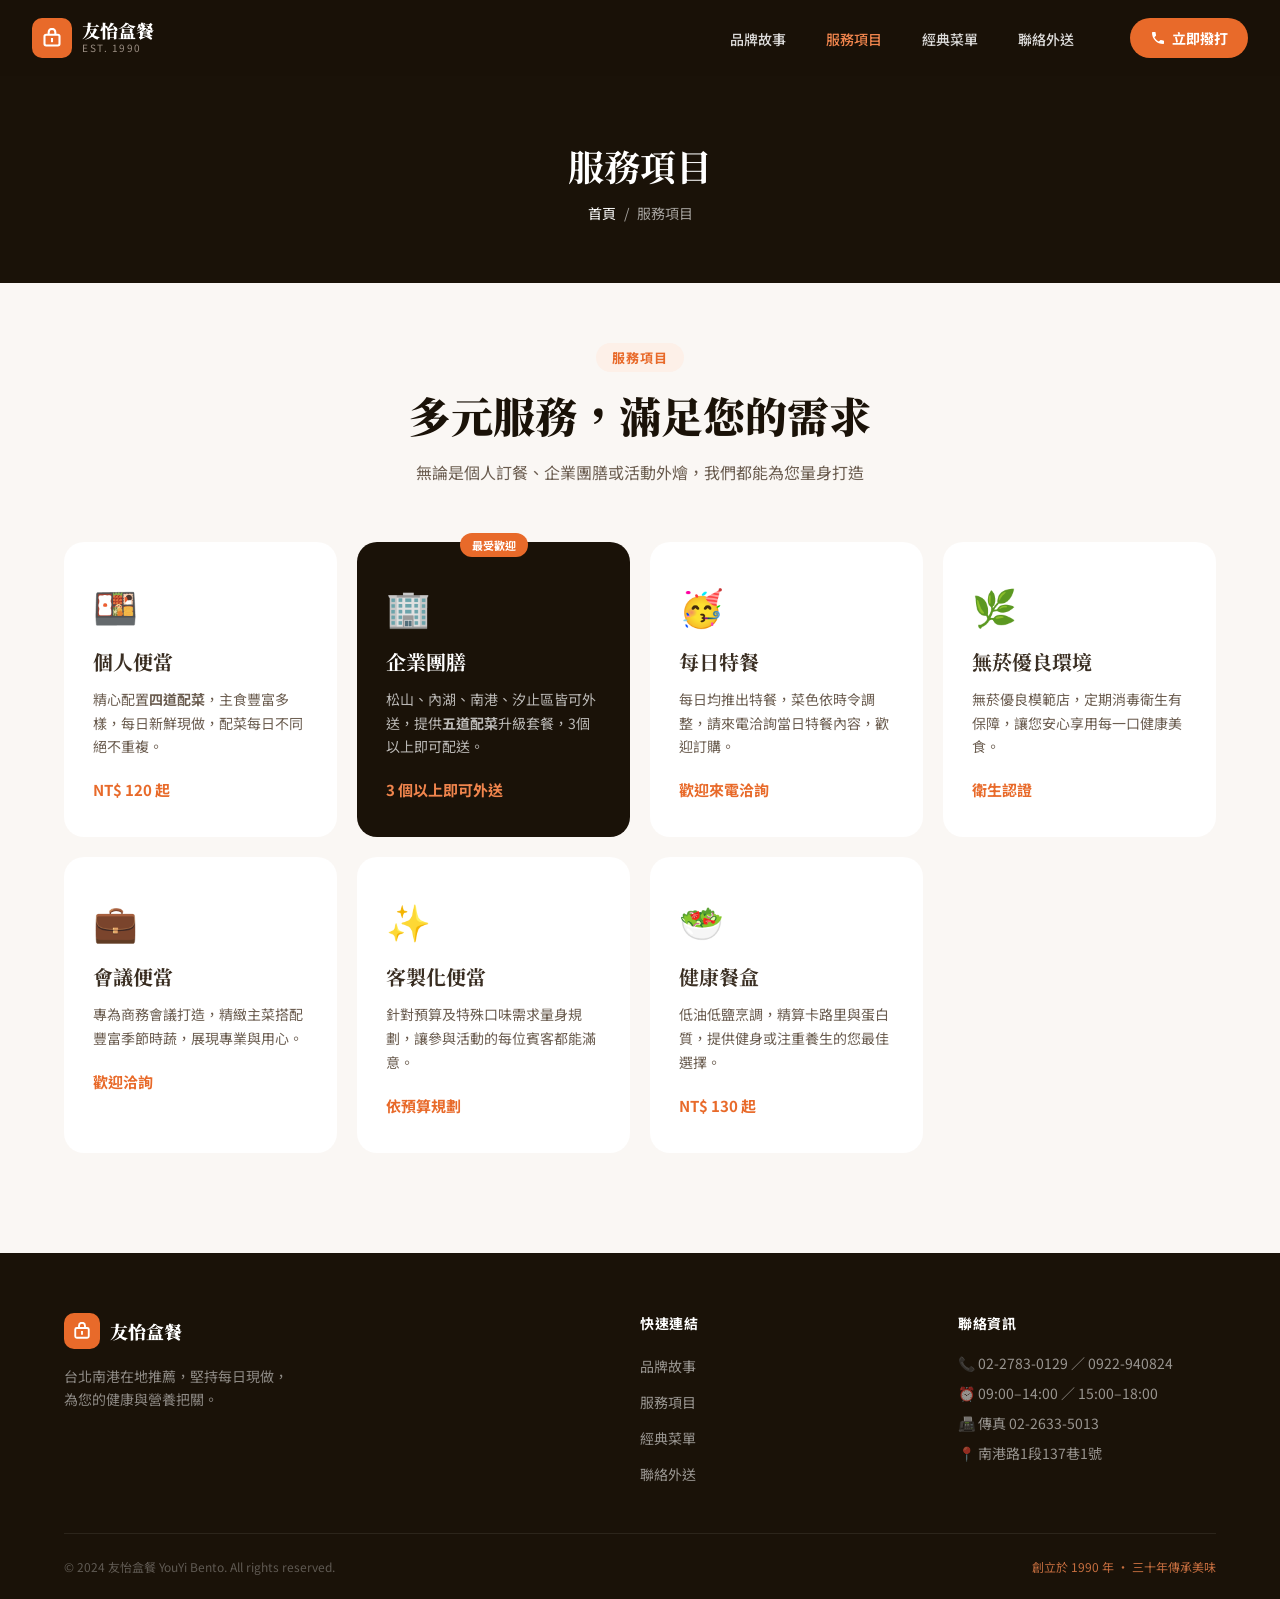
<file: services.html>
<!DOCTYPE html>
<html lang="zh-TW">
<head>
  <meta charset="UTF-8" />
  <meta name="viewport" content="width=device-width, initial-scale=1.0" />
  <title>服務項目 - 友怡盒餐｜台北南港在地便當・EST. 1990</title>
  <meta name="description" content="友怡盒餐多元服務，滿足您的需求。無論是個人訂餐、企業團膳或活動外燴，我們都能為您量身打造。" />
  <link rel="preconnect" href="https://fonts.googleapis.com">
  <link rel="preconnect" href="https://fonts.gstatic.com" crossorigin>
  <link href="https://fonts.googleapis.com/css2?family=Noto+Serif+TC:wght@400;500;600;700;900&family=Noto+Sans+TC:wght@300;400;500;700&display=swap" rel="stylesheet">
  <link rel="stylesheet" href="style.css" />
</head>
<body style="background: var(--off-white);">

  <!-- ===== NAVBAR ===== -->
  <nav class="navbar" id="navbar" style="background: rgba(26,18,8,0.95);">
    <div class="nav-container">
      <a href="index.html" class="nav-brand">
        <div class="brand-icon">
          <svg width="20" height="20" viewBox="0 0 24 24" fill="none" stroke="currentColor" stroke-width="2.5">
            <rect x="3" y="8" width="18" height="13" rx="2"/>
            <path d="M8 8V5a4 4 0 018 0v3"/>
            <line x1="12" y1="12" x2="12" y2="17"/>
          </svg>
        </div>
        <div class="brand-text">
          <span class="brand-name">友怡盒餐</span>
          <span class="brand-est">EST. 1990</span>
        </div>
      </a>
      <ul class="nav-links" id="navLinks">
        <li><a href="about.html" class="nav-link">品牌故事</a></li>
        <li><a href="services.html" class="nav-link" style="color:var(--orange-light);">服務項目</a></li>
        <li><a href="menu.html" class="nav-link">經典菜單</a></li>
        <li><a href="contact.html" class="nav-link">聯絡外送</a></li>
      </ul>
      <a href="tel:+886227830129" class="btn-call" id="btnCall">
        <svg width="16" height="16" viewBox="0 0 24 24" fill="currentColor">
          <path d="M6.6 10.8c1.4 2.8 3.8 5.1 6.6 6.6l2.2-2.2c.3-.3.7-.4 1-.2 1.1.4 2.3.6 3.6.6.6 0 1 .4 1 1V20c0 .6-.4 1-1 1-9.4 0-17-7.6-17-17 0-.6.4-1 1-1h3.5c.6 0 1 .4 1 1 0 1.3.2 2.5.6 3.6.1.3 0 .7-.2 1L6.6 10.8z"/>
        </svg>
        立即撥打
      </a>
      <button class="hamburger" id="hamburger" aria-label="選單">
        <span></span><span></span><span></span>
      </button>
    </div>
  </nav>

  <!-- INNER HERO -->
  <section class="inner-hero">
    <h1 class="inner-title">服務項目</h1>
    <div class="breadcrumb">
      <a href="index.html">首頁</a><span>/</span>服務項目
    </div>
  </section>

  <!-- ===== SERVICES ===== -->
  <section class="services" id="services" style="padding-top: 60px;">
    <div class="section-container">
      <div class="section-header">
        <div class="section-tag">服務項目</div>
        <h2 class="section-title">多元服務，滿足您的需求</h2>
        <p class="section-sub">無論是個人訂餐、企業團膳或活動外燴，我們都能為您量身打造</p>
      </div>
      <div class="services-grid">
        <div class="service-card">
          <div class="service-icon">🍱</div>
          <h3>個人便當</h3>
          <p>精心配置<strong>四道配菜</strong>，主食豐富多樣，每日新鮮現做，配菜每日不同絕不重複。</p>
          <div class="service-price">NT$ 120 起</div>
        </div>
        <div class="service-card featured">
          <div class="service-badge">最受歡迎</div>
          <div class="service-icon">🏢</div>
          <h3>企業團膳</h3>
          <p>松山、內湖、南港、汐止區皆可外送，提供<strong>五道配菜</strong>升級套餐，3個以上即可配送。</p>
          <div class="service-price">3 個以上即可外送</div>
        </div>
        <div class="service-card">
          <div class="service-icon">🥳</div>
          <h3>每日特餐</h3>
          <p>每日均推出特餐，菜色依時令調整，請來電洽詢當日特餐內容，歡迎訂購。</p>
          <div class="service-price">歡迎來電洽詢</div>
        </div>
        <div class="service-card">
          <div class="service-icon">🌿</div>
          <h3>無菸優良環境</h3>
          <p>無菸優良模範店，定期消毒衛生有保障，讓您安心享用每一口健康美食。</p>
          <div class="service-price">衛生認證</div>
        </div>
        <div class="service-card">
          <div class="service-icon">💼</div>
          <h3>會議便當</h3>
          <p>專為商務會議打造，精緻主菜搭配豐富季節時蔬，展現專業與用心。</p>
          <div class="service-price">歡迎洽詢</div>
        </div>
        <div class="service-card">
          <div class="service-icon">✨</div>
          <h3>客製化便當</h3>
          <p>針對預算及特殊口味需求量身規劃，讓參與活動的每位賓客都能滿意。</p>
          <div class="service-price">依預算規劃</div>
        </div>
        <div class="service-card">
          <div class="service-icon">🥗</div>
          <h3>健康餐盒</h3>
          <p>低油低鹽烹調，精算卡路里與蛋白質，提供健身或注重養生的您最佳選擇。</p>
          <div class="service-price">NT$ 130 起</div>
        </div>
      </div>
    </div>
  </section>

  <!-- ===== FOOTER ===== -->
  <footer class="footer">
    <div class="footer-container">
      <div class="footer-top">
        <div class="footer-brand">
          <div class="footer-logo">
            <div class="brand-icon">
              <svg width="18" height="18" viewBox="0 0 24 24" fill="none" stroke="currentColor" stroke-width="2.5">
                <rect x="3" y="8" width="18" height="13" rx="2"/>
                <path d="M8 8V5a4 4 0 018 0v3"/>
                <line x1="12" y1="12" x2="12" y2="17"/>
              </svg>
            </div>
            <span>友怡盒餐</span>
          </div>
          <p>台北南港在地推薦，堅持每日現做，<br>為您的健康與營養把關。</p>
        </div>
        <div class="footer-links">
          <h4>快速連結</h4>
          <ul>
            <li><a href="about.html">品牌故事</a></li>
            <li><a href="services.html">服務項目</a></li>
            <li><a href="menu.html">經典菜單</a></li>
            <li><a href="contact.html">聯絡外送</a></li>
          </ul>
        </div>
        <div class="footer-contact-info">
          <h4>聯絡資訊</h4>
          <p>📞 02-2783-0129 ／ 0922-940824</p>
          <p>⏰ 09:00–14:00 ／ 15:00–18:00</p>
          <p>📠 傳真 02-2633-5013</p>
          <p>📍 南港路1段137巷1號</p>
        </div>
      </div>
      <div class="footer-bottom">
        <p>© 2024 友怡盒餐 YouYi Bento. All rights reserved.</p>
        <p class="footer-est">創立於 1990 年 · 三十年傳承美味</p>
      </div>
    </div>
  </footer>

  <div class="fixed-cta" id="fixedCta">
    <a href="tel:+886227830129" class="fixed-btn">
      <svg width="22" height="22" viewBox="0 0 24 24" fill="currentColor">
        <path d="M6.6 10.8c1.4 2.8 3.8 5.1 6.6 6.6l2.2-2.2c.3-.3.7-.4 1-.2 1.1.4 2.3.6 3.6.6.6 0 1 .4 1 1V20c0 .6-.4 1-1 1-9.4 0-17-7.6-17-17 0-.6.4-1 1-1h3.5c.6 0 1 .4 1 1 0 1.3.2 2.5.6 3.6.1.3 0 .7-.2 1L6.6 10.8z"/>
      </svg>
    </a>
    <div class="fixed-label">立即訂餐</div>
  </div>

  <script src="script.js"></script>
</body>
</html>
</file>
<file: style.css>
:root {
  --orange: #E86A2A;
  --orange-dark: #C5531A;
  --orange-light: #F0854D;
  --orange-pale: #FDF0E8;
  --dark: #1A1208;
  --dark-2: #2C1F0F;
  --dark-3: #3D2D1A;
  --text: #3A2E22;
  --text-light: #6B5D50;
  --text-muted: #9B8E83;
  --white: #FFFFFF;
  --off-white: #FAF7F4;
  --gold: #D4A843;
  --shadow: 0 4px 24px rgba(26,18,8,0.12);
  --shadow-lg: 0 8px 40px rgba(26,18,8,0.18);
  --radius: 16px;
  --radius-sm: 8px;
  --transition: all 0.3s cubic-bezier(0.4, 0, 0.2, 1);
}

*, *::before, *::after { box-sizing: border-box; margin: 0; padding: 0; }

html { scroll-behavior: smooth; }

body {
  font-family: 'Noto Sans TC', sans-serif;
  color: var(--text);
  background: var(--white);
  overflow-x: hidden;
}

img { display: block; width: 100%; object-fit: cover; }

a { text-decoration: none; color: inherit; }

/* ===== BUTTONS ===== */
.btn-primary {
  display: inline-flex;
  align-items: center;
  gap: 8px;
  background: var(--orange);
  color: var(--white);
  padding: 14px 32px;
  border-radius: 50px;
  font-size: 15px;
  font-weight: 700;
  letter-spacing: 0.05em;
  border: none;
  cursor: pointer;
  transition: var(--transition);
  box-shadow: 0 4px 20px rgba(232,106,42,0.35);
}
.btn-primary:hover {
  background: var(--orange-dark);
  transform: translateY(-2px);
  box-shadow: 0 8px 28px rgba(232,106,42,0.45);
}
.btn-primary.btn-full { width: 100%; justify-content: center; }

.btn-secondary {
  display: inline-flex;
  align-items: center;
  gap: 8px;
  background: rgba(255,255,255,0.15);
  color: var(--white);
  padding: 14px 28px;
  border-radius: 50px;
  font-size: 15px;
  font-weight: 500;
  border: 1.5px solid rgba(255,255,255,0.4);
  cursor: pointer;
  transition: var(--transition);
  backdrop-filter: blur(8px);
}
.btn-secondary:hover {
  background: rgba(255,255,255,0.25);
  border-color: rgba(255,255,255,0.7);
}

/* ===== SECTION COMMONS ===== */
.section-tag {
  display: inline-block;
  padding: 5px 16px;
  border-radius: 50px;
  background: var(--orange-pale);
  color: var(--orange);
  font-size: 13px;
  font-weight: 700;
  letter-spacing: 0.08em;
  margin-bottom: 16px;
}
.section-tag.light { background: rgba(232,106,42,0.2); color: var(--orange-light); }

.section-title {
  font-family: 'Noto Serif TC', serif;
  font-size: clamp(28px, 4vw, 42px);
  font-weight: 900;
  line-height: 1.3;
  color: var(--dark);
  margin-bottom: 16px;
}
.section-title.light { color: var(--white); }

.section-sub { font-size: 16px; color: var(--text-light); line-height: 1.7; }
.section-sub.light { color: rgba(255,255,255,0.75); }

.section-header { text-align: center; margin-bottom: 56px; }

.section-container {
  max-width: 1200px;
  margin: 0 auto;
  padding: 0 24px;
}

/* ===== NAVBAR ===== */
.navbar {
  position: fixed;
  top: 0; left: 0; right: 0;
  z-index: 1000;
  padding: 0;
  transition: var(--transition);
}
.navbar.scrolled {
  background: rgba(26,18,8,0.95);
  backdrop-filter: blur(20px);
  box-shadow: 0 2px 20px rgba(0,0,0,0.3);
}

.nav-container {
  max-width: 1300px;
  margin: 0 auto;
  padding: 18px 32px;
  display: flex;
  align-items: center;
  gap: 40px;
}

.nav-brand {
  display: flex;
  align-items: center;
  gap: 10px;
  flex-shrink: 0;
}
.brand-icon {
  width: 40px; height: 40px;
  background: var(--orange);
  border-radius: 10px;
  display: flex;
  align-items: center;
  justify-content: center;
  color: var(--white);
}
.brand-text { display: flex; flex-direction: column; }
.brand-name {
  font-family: 'Noto Serif TC', serif;
  font-size: 18px;
  font-weight: 900;
  color: var(--white);
  line-height: 1.1;
}
.brand-est { font-size: 10px; color: var(--text-muted); letter-spacing: 0.15em; }

.nav-links {
  display: flex;
  list-style: none;
  gap: 8px;
  margin-left: auto;
}
.nav-link {
  padding: 8px 16px;
  color: rgba(255,255,255,0.85);
  font-size: 14px;
  font-weight: 500;
  border-radius: 8px;
  transition: var(--transition);
}
.nav-link:hover { color: var(--white); background: rgba(255,255,255,0.1); }

.btn-call {
  display: flex;
  align-items: center;
  gap: 6px;
  background: var(--orange);
  color: var(--white);
  padding: 10px 20px;
  border-radius: 50px;
  font-size: 14px;
  font-weight: 700;
  transition: var(--transition);
  flex-shrink: 0;
}
.btn-call:hover { background: var(--orange-dark); transform: translateY(-1px); }

.hamburger {
  display: none;
  flex-direction: column;
  gap: 5px;
  background: none;
  border: none;
  cursor: pointer;
  padding: 4px;
  margin-left: auto;
}
.hamburger span {
  display: block;
  width: 24px;
  height: 2px;
  background: var(--white);
  border-radius: 2px;
  transition: var(--transition);
}

/* ===== HERO ===== */
.hero {
  position: relative;
  height: 100vh;
  min-height: 700px;
  display: flex;
  align-items: center;
  overflow: hidden;
}
.hero-bg {
  position: absolute;
  inset: 0;
  z-index: 0;
}
.hero-img {
  width: 100%; height: 100%;
  object-fit: cover;
  transform: scale(1.05);
  animation: heroZoom 12s ease-out forwards;
}
@keyframes heroZoom {
  to { transform: scale(1); }
}
.hero-overlay {
  position: absolute;
  inset: 0;
  background: linear-gradient(
    135deg,
    rgba(26,18,8,0.82) 0%,
    rgba(40,20,8,0.7) 50%,
    rgba(26,18,8,0.5) 100%
  );
}

.hero-content {
  position: relative;
  z-index: 1;
  max-width: 1200px;
  margin: 0 auto;
  padding: 0 48px;
  padding-top: 80px;
}
.hero-badge {
  display: inline-flex;
  align-items: center;
  gap: 8px;
  background: var(--orange);
  color: var(--white);
  padding: 6px 18px;
  border-radius: 50px;
  font-size: 13px;
  font-weight: 700;
  letter-spacing: 0.05em;
  margin-bottom: 24px;
}

.hero-title {
  font-family: 'Noto Serif TC', serif;
  font-size: clamp(52px, 9vw, 96px);
  font-weight: 900;
  line-height: 1.1;
  margin-bottom: 24px;
}
.title-white { color: var(--white); }
.title-orange { color: var(--orange-light); }

.hero-desc {
  font-size: clamp(15px, 2vw, 18px);
  color: rgba(255,255,255,0.85);
  line-height: 1.8;
  margin-bottom: 40px;
  max-width: 560px;
}
.hero-desc strong { color: var(--orange-light); font-weight: 700; }

.hero-actions {
  display: flex;
  gap: 16px;
  flex-wrap: wrap;
}

.hero-scroll {
  position: absolute;
  bottom: 36px;
  left: 50%;
  transform: translateX(-50%);
  z-index: 1;
}
.scroll-indicator {
  width: 28px; height: 48px;
  border: 2px solid rgba(255,255,255,0.4);
  border-radius: 14px;
  display: flex;
  justify-content: center;
  padding-top: 8px;
}
.scroll-indicator span {
  display: block;
  width: 4px; height: 8px;
  background: var(--white);
  border-radius: 2px;
  animation: scrollBounce 2s ease-in-out infinite;
}
@keyframes scrollBounce {
  0%, 100% { transform: translateY(0); opacity: 1; }
  50% { transform: translateY(10px); opacity: 0.3; }
}

/* ===== REVEAL ANIMATION ===== */
.reveal {
  opacity: 0;
  transform: translateY(30px);
  transition: opacity 0.7s ease, transform 0.7s ease;
}
.reveal:nth-child(2) { transition-delay: 0.15s; }
.reveal:nth-child(3) { transition-delay: 0.3s; }
.reveal:nth-child(4) { transition-delay: 0.45s; }
.reveal.visible { opacity: 1; transform: translateY(0); }

.fade-up {
  opacity: 0;
  transform: translateY(40px);
  transition: opacity 0.6s ease, transform 0.6s ease;
}
.fade-up.visible { opacity: 1; transform: translateY(0); }

/* ===== FEATURES STRIP ===== */
.features-strip {
  background: var(--dark-2);
  padding: 20px 0;
}
.strip-container {
  max-width: 1200px;
  margin: 0 auto;
  padding: 0 24px;
  display: flex;
  align-items: center;
  justify-content: center;
  gap: 0;
  flex-wrap: wrap;
}
.strip-item {
  display: flex;
  align-items: center;
  gap: 10px;
  padding: 12px 32px;
  color: rgba(255,255,255,0.9);
  font-size: 14px;
  font-weight: 500;
}
.strip-icon { font-size: 20px; }
.strip-divider {
  width: 1px;
  height: 24px;
  background: rgba(255,255,255,0.15);
}

/* ===== ABOUT ===== */
.about {
  padding: 100px 0;
  background: var(--white);
}
.about-grid {
  display: grid;
  grid-template-columns: 1fr 1fr;
  gap: 80px;
  align-items: center;
}
.about-visual { position: relative; }
.about-img-wrap {
  position: relative;
  border-radius: 24px;
  overflow: hidden;
  height: 420px;
  box-shadow: var(--shadow-lg);
}
.about-img-wrap img { height: 100%; object-fit: cover; }
.about-badge-float {
  position: absolute;
  bottom: 24px; right: 24px;
  background: var(--orange);
  color: var(--white);
  padding: 16px 20px;
  border-radius: 16px;
  text-align: center;
  box-shadow: 0 4px 20px rgba(232,106,42,0.5);
}
.badge-num { font-family: 'Noto Serif TC', serif; font-size: 28px; font-weight: 900; }
.badge-txt { font-size: 12px; opacity: 0.9; }

.about-stats {
  display: grid;
  grid-template-columns: repeat(3, 1fr);
  gap: 16px;
  margin-top: 20px;
}
.stat-card {
  background: var(--off-white);
  border-radius: 16px;
  padding: 20px 16px;
  text-align: center;
}
.stat-num {
  font-family: 'Noto Serif TC', serif;
  font-size: 24px;
  font-weight: 900;
  color: var(--orange);
}
.stat-label { font-size: 12px; color: var(--text-light); margin-top: 4px; }

.about-text {
  color: var(--text-light);
  line-height: 1.8;
  margin-bottom: 16px;
  font-size: 15px;
}

.about-highlights { margin: 28px 0; display: flex; flex-direction: column; gap: 12px; }
.highlight-item {
  display: flex;
  align-items: center;
  gap: 12px;
  font-size: 14px;
  color: var(--text);
}
.hi-icon {
  width: 24px; height: 24px;
  background: var(--orange-pale);
  color: var(--orange);
  border-radius: 50%;
  display: flex;
  align-items: center;
  justify-content: center;
  font-size: 12px;
  font-weight: 900;
  flex-shrink: 0;
}

/* ===== SERVICES ===== */
.services {
  padding: 100px 0;
  background: var(--off-white);
}
.services-grid {
  display: grid;
  grid-template-columns: repeat(4, 1fr);
  gap: 20px;
}
.service-card {
  background: var(--white);
  border-radius: 20px;
  padding: 36px 28px;
  position: relative;
  transition: var(--transition);
  border: 1.5px solid transparent;
}
.service-card:hover {
  transform: translateY(-6px);
  border-color: var(--orange);
  box-shadow: var(--shadow-lg);
}
.service-card.featured {
  background: var(--dark);
  color: var(--white);
}
.service-badge {
  position: absolute;
  top: -10px; left: 50%;
  transform: translateX(-50%);
  background: var(--orange);
  color: var(--white);
  font-size: 11px;
  font-weight: 700;
  padding: 4px 12px;
  border-radius: 50px;
  white-space: nowrap;
}
.service-icon { font-size: 36px; margin-bottom: 16px; }
.service-card h3 {
  font-family: 'Noto Serif TC', serif;
  font-size: 20px;
  font-weight: 700;
  margin-bottom: 12px;
}
.service-card.featured h3 { color: var(--white); }
.service-card p { font-size: 14px; line-height: 1.7; color: var(--text-light); }
.service-card.featured p { color: rgba(255,255,255,0.7); }
.service-price {
  margin-top: 20px;
  font-weight: 700;
  color: var(--orange);
  font-size: 15px;
}
.service-card.featured .service-price { color: var(--orange-light); }

/* ===== MENU ===== */
.menu {
  padding: 100px 0;
  background: var(--dark);
}
.menu-grid {
  display: grid;
  grid-template-columns: repeat(3, 1fr);
  gap: 24px;
  margin-bottom: 32px;
}
.menu-card {
  background: var(--dark-3);
  border-radius: 20px;
  overflow: hidden;
  transition: var(--transition);
  border: 1px solid rgba(255,255,255,0.06);
}
.menu-card:hover { transform: translateY(-6px); box-shadow: 0 12px 40px rgba(0,0,0,0.4); }
.menu-img-wrap { height: 220px; overflow: hidden; }
.menu-img-wrap img { height: 100%; object-fit: cover; transition: transform 0.5s ease; }
.menu-card:hover .menu-img-wrap img { transform: scale(1.06); }
.menu-info { padding: 24px; }
.menu-tag {
  display: inline-block;
  background: rgba(232,106,42,0.2);
  color: var(--orange-light);
  font-size: 11px;
  font-weight: 700;
  padding: 4px 12px;
  border-radius: 50px;
  margin-bottom: 10px;
  letter-spacing: 0.06em;
}
.menu-info h3 {
  font-family: 'Noto Serif TC', serif;
  font-size: 18px;
  font-weight: 700;
  color: var(--white);
  margin-bottom: 8px;
}
.menu-info p { font-size: 13px; color: rgba(255,255,255,0.6); line-height: 1.6; }
.menu-price { margin-top: 14px; font-weight: 700; color: var(--orange-light); font-size: 15px; }
.menu-note {
  display: flex;
  align-items: center;
  justify-content: center;
  gap: 8px;
  color: rgba(255,255,255,0.45);
  font-size: 13px;
}

/* ===== WHY US ===== */
.why-us {
  padding: 100px 0;
  background: var(--white);
}
.why-grid {
  display: grid;
  grid-template-columns: 1fr 1fr;
  gap: 80px;
  align-items: center;
}
.why-list { display: flex; flex-direction: column; gap: 28px; margin-top: 36px; }
.why-item { display: flex; gap: 20px; }
.why-num {
  font-family: 'Noto Serif TC', serif;
  font-size: 28px;
  font-weight: 900;
  color: var(--orange-pale);
  line-height: 1;
  flex-shrink: 0;
  width: 44px;
  background: linear-gradient(135deg, var(--orange), var(--orange-dark));
  -webkit-background-clip: text;
  -webkit-text-fill-color: transparent;
  background-clip: text;
}
.why-text h4 {
  font-size: 16px;
  font-weight: 700;
  color: var(--dark);
  margin-bottom: 6px;
}
.why-text p { font-size: 14px; color: var(--text-light); line-height: 1.7; }

.why-img-wrap {
  position: relative;
  border-radius: 24px;
  overflow: hidden;
  height: 480px;
  box-shadow: var(--shadow-lg);
}
.why-img-wrap img { height: 100%; object-fit: cover; }
.why-overlay-card {
  position: absolute;
  bottom: 24px; left: 24px;
  background: rgba(26,18,8,0.88);
  backdrop-filter: blur(12px);
  border: 1px solid rgba(255,255,255,0.1);
  border-radius: 16px;
  padding: 16px 20px;
  display: flex;
  align-items: center;
  gap: 12px;
  color: var(--white);
}
.oc-icon { font-size: 24px; }
.oc-text { display: flex; flex-direction: column; gap: 2px; }
.oc-text strong { font-size: 14px; }
.oc-text span { font-size: 12px; color: rgba(255,255,255,0.6); }

/* ===== TESTIMONIALS ===== */
.testimonials {
  padding: 100px 0;
  background: var(--off-white);
}
.reviews-grid {
  display: grid;
  grid-template-columns: repeat(3, 1fr);
  gap: 24px;
}
.review-card {
  background: var(--white);
  border-radius: 20px;
  padding: 32px;
  border: 1.5px solid transparent;
  transition: var(--transition);
}
.review-card:hover { border-color: var(--orange); box-shadow: var(--shadow); }
.review-card.featured-review {
  background: var(--dark);
  border-color: var(--orange);
  transform: scale(1.02);
}
.review-stars { color: var(--gold); font-size: 16px; margin-bottom: 16px; letter-spacing: 2px; }
.review-text { 
  font-family: 'Noto Serif TC', serif;
  font-size: 15px;
  line-height: 1.8;
  color: var(--text);
  margin-bottom: 24px; }
.review-card.featured-review .review-text { color: rgba(255,255,255,0.85); }
.reviewer { display: flex; align-items: center; gap: 12px; }
.reviewer-avatar {
  width: 40px; height: 40px;
  background: var(--orange);
  border-radius: 50%;
  display: flex;
  align-items: center;
  justify-content: center;
  color: var(--white);
  font-weight: 700;
  font-size: 16px;
  flex-shrink: 0;
}
.reviewer-info { display: flex; flex-direction: column; gap: 2px; }
.reviewer-info strong { font-size: 14px; color: var(--dark); }
.review-card.featured-review .reviewer-info strong { color: var(--white); }
.reviewer-info span { font-size: 12px; color: var(--text-muted); }

/* ===== CONTACT ===== */
.contact {
  padding: 100px 0;
  background: var(--dark-2);
}
.contact-grid {
  display: grid;
  grid-template-columns: 1fr 1fr;
  gap: 80px;
  align-items: start;
}
.contact-sub { color: rgba(255,255,255,0.65); font-size: 15px; line-height: 1.7; margin-bottom: 40px; }
.contact-items { display: flex; flex-direction: column; gap: 20px; margin-bottom: 36px; }
.contact-item { display: flex; align-items: center; gap: 16px; }
.ci-icon { font-size: 24px; flex-shrink: 0; }
.ci-text { display: flex; flex-direction: column; gap: 2px; }
.ci-label { font-size: 11px; color: rgba(255,255,255,0.45); text-transform: uppercase; letter-spacing: 0.1em; }
.ci-value { font-size: 15px; color: var(--white); font-weight: 500; }
.ci-value[href] { color: var(--orange-light); }
.ci-value[href]:hover { color: var(--orange); }

.contact-form-card {
  background: var(--white);
  border-radius: 24px;
  padding: 40px;
  box-shadow: 0 12px 40px rgba(0,0,0,0.3);
}
.contact-form-card h3 {
  font-family: 'Noto Serif TC', serif;
  font-size: 22px;
  font-weight: 700;
  color: var(--dark);
  margin-bottom: 28px;
}
.contact-form { display: flex; flex-direction: column; gap: 20px; }
.form-group { display: flex; flex-direction: column; gap: 6px; }
.form-row { display: grid; grid-template-columns: 1fr 1fr; gap: 16px; }
label { font-size: 13px; font-weight: 600; color: var(--text); }
input, select, textarea {
  padding: 12px 16px;
  border: 1.5px solid #E8E0D8;
  border-radius: 12px;
  font-size: 14px;
  font-family: 'Noto Sans TC', sans-serif;
  color: var(--text);
  background: var(--off-white);
  outline: none;
  transition: var(--transition);
}
input:focus, select:focus, textarea:focus {
  border-color: var(--orange);
  background: var(--white);
  box-shadow: 0 0 0 3px rgba(232,106,42,0.1);
}
textarea { resize: vertical; }

/* ===== FOOTER ===== */
.footer {
  background: var(--dark);
  padding: 60px 0 0;
}
.footer-container { max-width: 1200px; margin: 0 auto; padding: 0 24px; }
.footer-top {
  display: grid;
  grid-template-columns: 2fr 1fr 1fr;
  gap: 60px;
  padding-bottom: 48px;
  border-bottom: 1px solid rgba(255,255,255,0.08);
}
.footer-logo {
  display: flex;
  align-items: center;
  gap: 10px;
  margin-bottom: 16px;
  font-family: 'Noto Serif TC', serif;
  font-size: 18px;
  font-weight: 900;
  color: var(--white);
}
.footer-logo .brand-icon { width: 36px; height: 36px; }
.footer-brand p { font-size: 14px; color: rgba(255,255,255,0.5); line-height: 1.7; }
.footer-links h4, .footer-contact-info h4 {
  font-size: 14px;
  font-weight: 700;
  color: var(--white);
  margin-bottom: 20px;
  letter-spacing: 0.05em;
}
.footer-links ul { list-style: none; display: flex; flex-direction: column; gap: 12px; }
.footer-links a { font-size: 14px; color: rgba(255,255,255,0.55); transition: var(--transition); }
.footer-links a:hover { color: var(--orange-light); }
.footer-contact-info p { font-size: 14px; color: rgba(255,255,255,0.55); margin-bottom: 10px; }
.footer-bottom {
  padding: 24px 0;
  display: flex;
  justify-content: space-between;
  align-items: center;
  flex-wrap: wrap;
  gap: 8px;
}
.footer-bottom p { font-size: 12px; color: rgba(255,255,255,0.3); }
.footer-est { color: var(--orange-light) !important; opacity: 0.8; }

/* ===== FIXED CTA ===== */
.fixed-cta {
  position: fixed;
  bottom: 32px;
  right: 32px;
  z-index: 999;
  display: flex;
  flex-direction: column;
  align-items: center;
  gap: 6px;
  opacity: 0;
  transform: translateY(20px);
  transition: var(--transition);
  pointer-events: none;
}
.fixed-cta.show { opacity: 1; transform: translateY(0); pointer-events: all; }
.fixed-btn {
  width: 56px; height: 56px;
  background: var(--orange);
  border-radius: 50%;
  display: flex;
  align-items: center;
  justify-content: center;
  color: var(--white);
  box-shadow: 0 6px 24px rgba(232,106,42,0.5);
  transition: var(--transition);
  animation: pulse 2.5s ease-in-out infinite;
}
.fixed-btn:hover { background: var(--orange-dark); transform: scale(1.1); }
@keyframes pulse {
  0%, 100% { box-shadow: 0 6px 24px rgba(232,106,42,0.5); }
  50% { box-shadow: 0 6px 36px rgba(232,106,42,0.75), 0 0 0 8px rgba(232,106,42,0.15); }
}
.fixed-label { font-size: 11px; font-weight: 700; color: var(--orange); background: var(--white); padding: 3px 10px; border-radius: 50px; box-shadow: 0 2px 8px rgba(0,0,0,0.12); }

/* ===== RESPONSIVE ===== */
@media (max-width: 1024px) {
  .about-grid, .why-grid, .contact-grid { grid-template-columns: 1fr; gap: 48px; }
  .services-grid { grid-template-columns: repeat(2, 1fr); }
  .menu-grid { grid-template-columns: 1fr 1fr; }
  .about-visual { order: -1; }
  .footer-top { grid-template-columns: 1fr 1fr; }
}

@media (max-width: 768px) {
  .nav-links, .btn-call { display: none; }
  .hamburger { display: flex; }
  .nav-links.open {
    display: flex;
    flex-direction: column;
    position: fixed;
    inset: 0;
    top: 70px;
    background: rgba(26,18,8,0.97);
    padding: 32px;
    gap: 8px;
    justify-content: flex-start;
    z-index: 999;
  }
  .nav-links.open .nav-link { font-size: 18px; padding: 14px 16px; }
  .hero-content { padding: 0 24px; padding-top: 80px; }
  .services-grid, .menu-grid, .reviews-grid { grid-template-columns: 1fr; }
  .review-card.featured-review { transform: none; }
  .footer-top { grid-template-columns: 1fr; gap: 32px; }
  .footer-bottom { flex-direction: column; text-align: center; }
  .strip-container { flex-direction: column; gap: 0; }
  .strip-divider { width: 120px; height: 1px; }
  .about-stats { grid-template-columns: repeat(3, 1fr); }
  .form-row { grid-template-columns: 1fr; }
  .contact-form-card { padding: 28px; }
}

/* ===== INNER HERO ===== */
.inner-hero { padding: 140px 0 60px; background: var(--dark); color: var(--white); text-align: center; }
.inner-title { font-family: 'Noto Serif TC', serif; font-size: 36px; font-weight: 700; margin-bottom: 12px; }
.breadcrumb { font-size: 14px; color: rgba(255,255,255,0.6); }
.breadcrumb a { color: var(--white); transition: var(--transition); }
.breadcrumb a:hover { color: var(--orange-light); }
.breadcrumb span { margin: 0 8px; }
</file>
